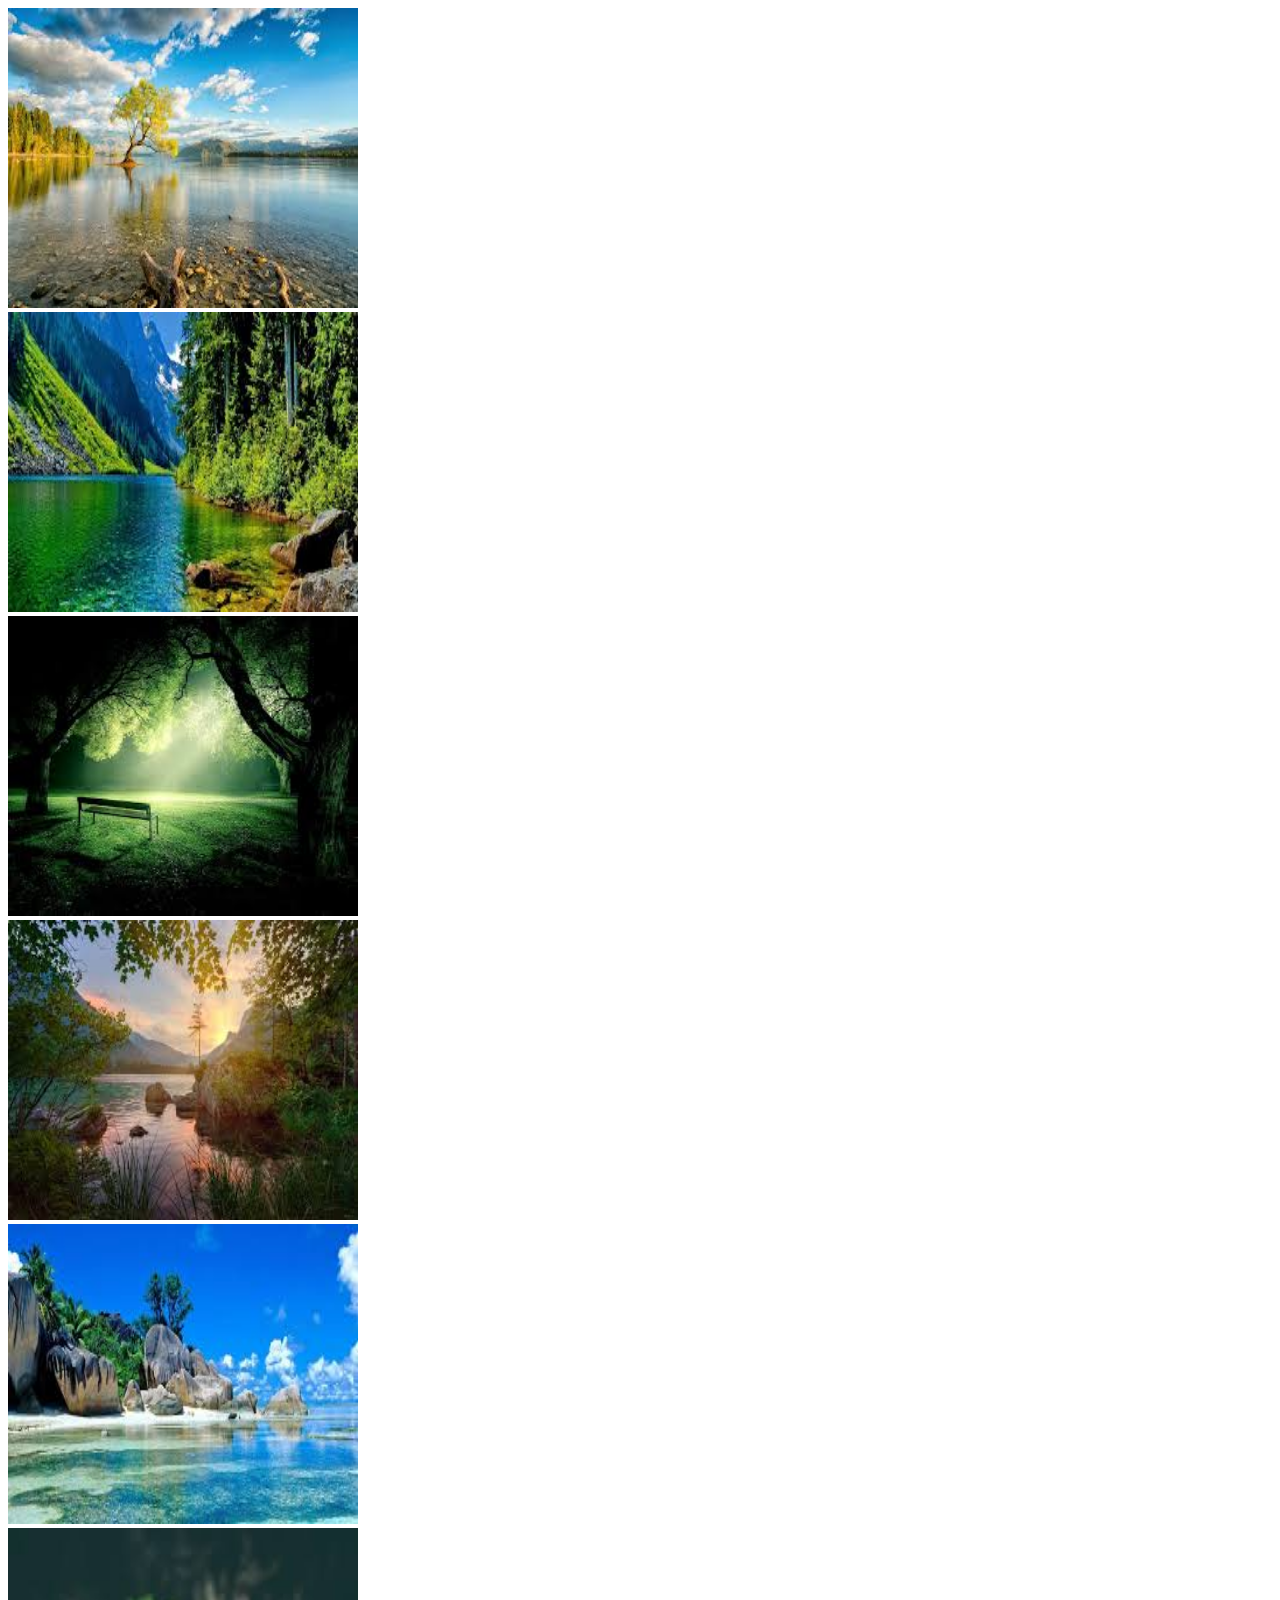
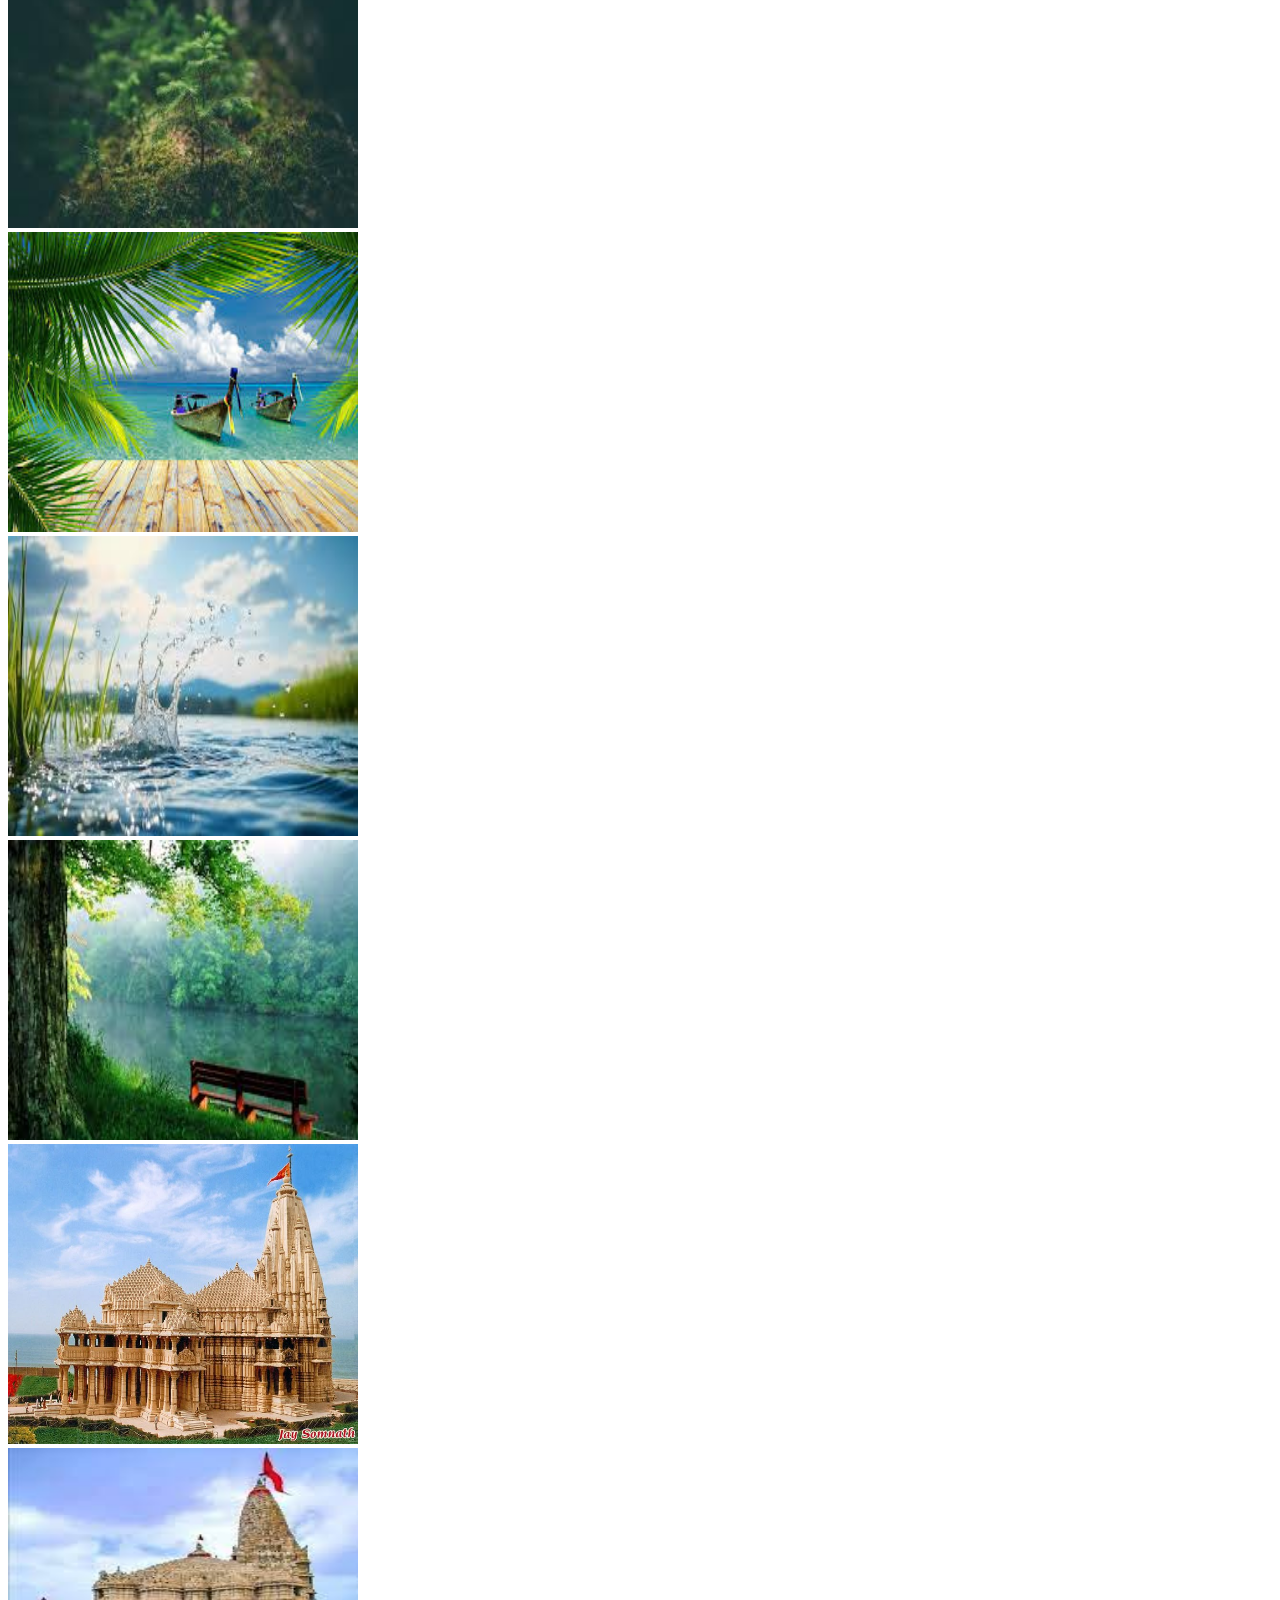
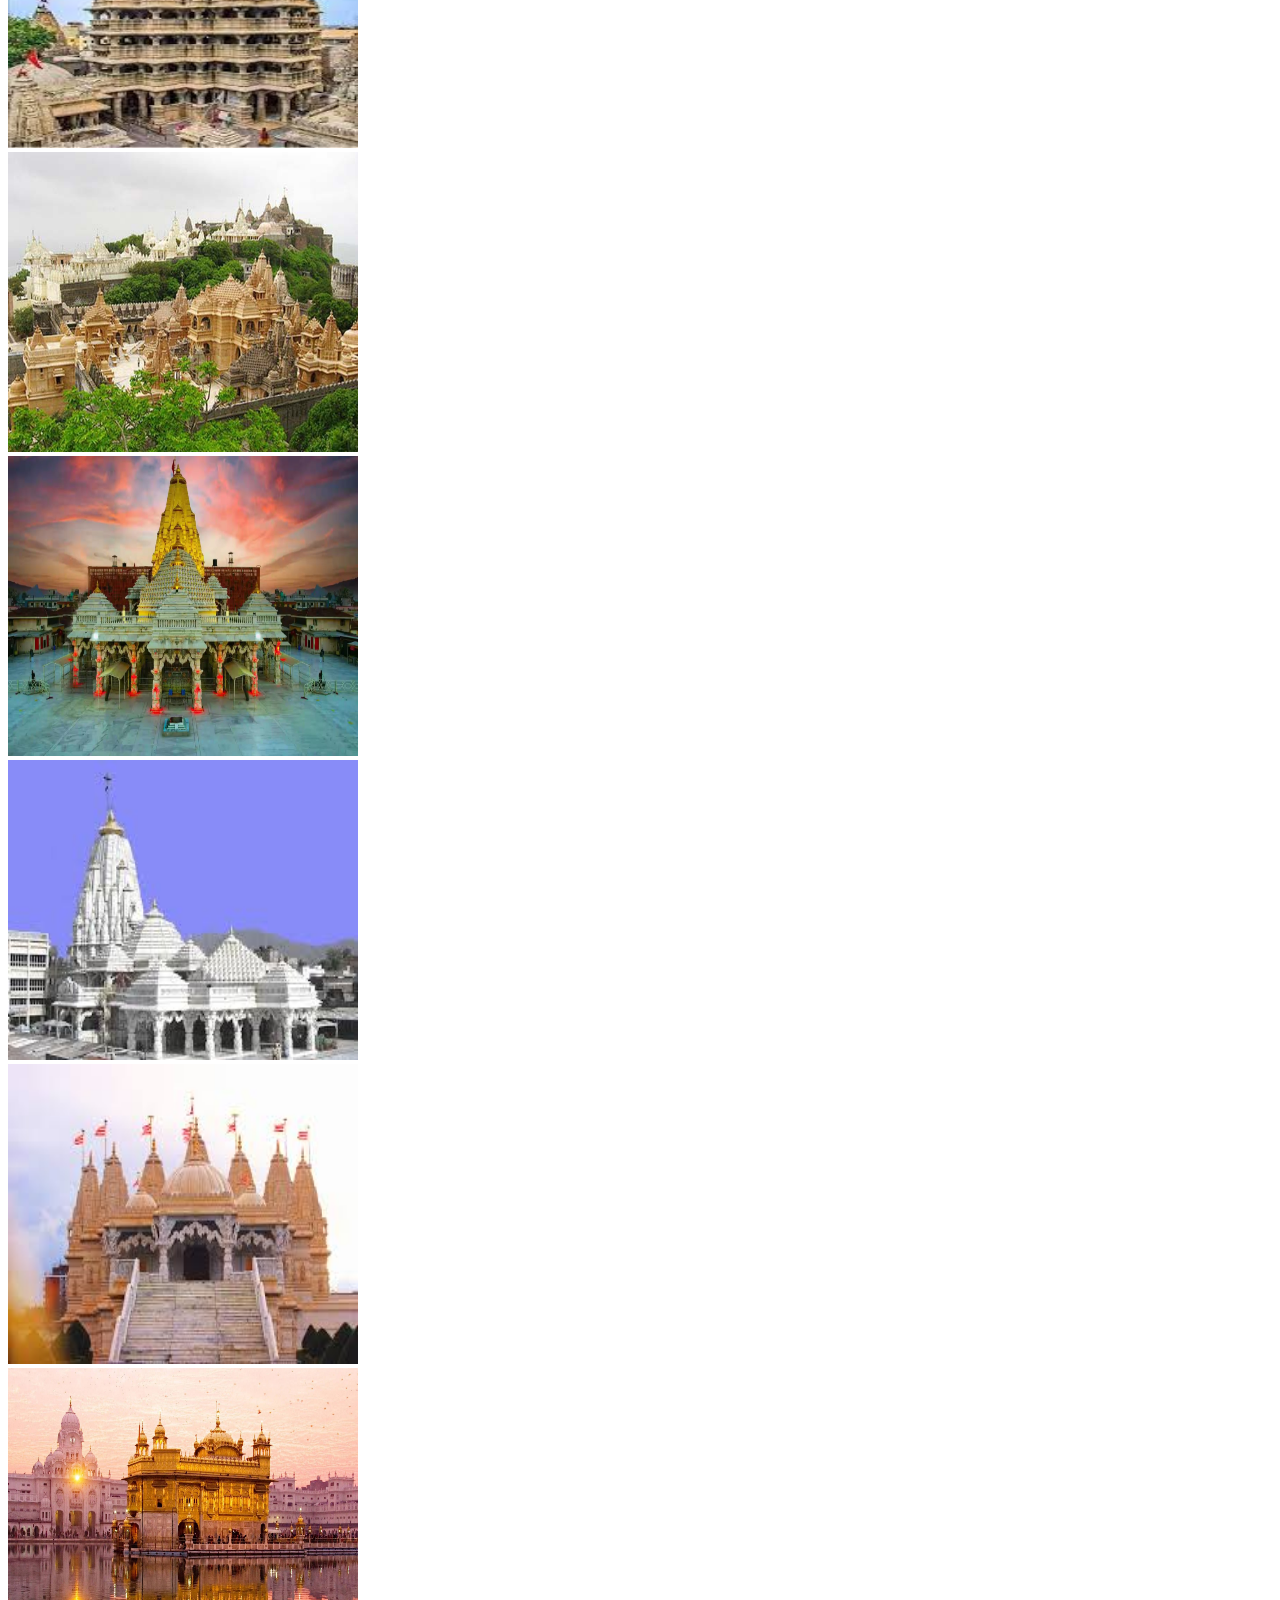
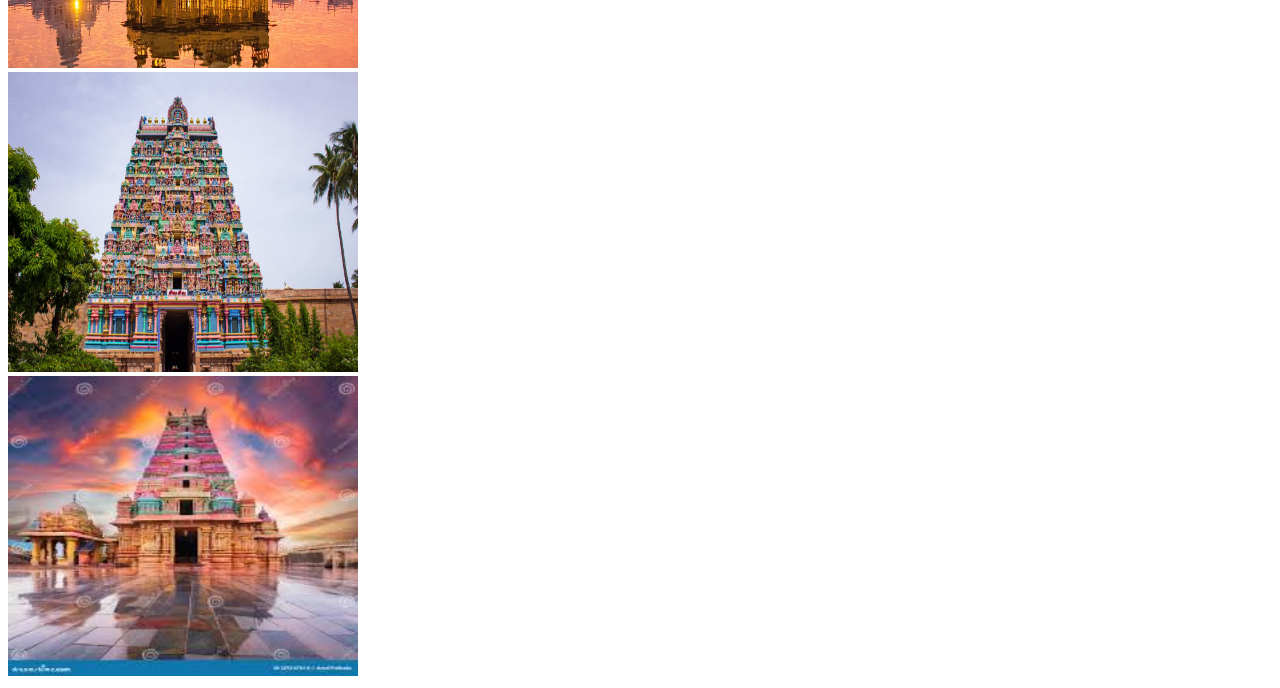
<file: 3 gallery/index.html>
<!doctype html>
<html lang="en">
  <head>
    <meta charset="utf-8">
    <meta name="viewport" content="width=device-width, initial-scale=1">
    <title>Gallery 1</title>
    <link href="https://cdn.jsdelivr.net/npm/bootstrap@5.3.8/dist/css/bootstrap.min.css" rel="stylesheet" integrity="sha384-sRIl4kxILFvY47J16cr9ZwB07vP4J8+LH7qKQnuqkuIAvNWLzeN8tE5YBujZqJLB" crossorigin="anonymous">
  </head>
  <body class="bg-secondary">

    <div class="container">
        <div class="row mt-5">
            <div class="col-md-4">
                <img src="img/images-1.jpg" alt="" width="350" height="300" class="rounded-2">
            </div>

            <div class="col-md-4">
                <img src="img/images-2.jpg" alt="" width="350" height="300" class="rounded-2">
            </div>

            <div class="col-md-4">
                <img src="img/images-3.jpg" alt="" width="350" height="300" class="rounded-2">
            </div>
            
        </div>



         <div class="row mt-5">
            <div class="col-md-4">
                <img src="img/images-4.jpg" alt="" width="350" height="300" class="rounded-2">
            </div>

            <div class="col-md-4">
                <img src="img/images-5.jpg" alt="" width="350" height="300" class="rounded-2">
            </div>

            <div class="col-md-4">
                <img src="img/images-6.jpg" alt="" width="350" height="300" class="rounded-2">
            </div>
            
        </div>



         <div class="row mt-5">
            <div class="col-md-4">
                <img src="img/images-7.jpg" alt="" width="350" height="300" class="rounded-2">
            </div>

            <div class="col-md-4">
                <img src="img/images-8.jpg" alt="" width="350" height="300" class="rounded-2">
            </div>

            <div class="col-md-4">
                <img src="img/images-9.jpg" alt="" width="350" height="300" class="rounded-2">
            </div>
            
        </div>

        <div class="row mt-5">
            <div class="col-md-4">
                <img src="img/temple-1.jpg" alt="" width="350" height="300" class="rounded-2">
            </div>

            <div class="col-md-4">
                <img src="img/temple-2.jpg" alt="" width="350" height="300" class="rounded-2">
            </div>

            <div class="col-md-4">
                <img src="img/temple-3.jpg" alt="" width="350" height="300" class="rounded-2">
            </div>
            
        </div>


        <div class="row mt-5">
            <div class="col-md-4">
                <img src="img/temple-4.jpg" alt="" width="350" height="300" class="rounded-2">
            </div>

            <div class="col-md-4">
                <img src="img/temple-5.jpg" alt="" width="350" height="300" class="rounded-2">
            </div>

            <div class="col-md-4">
                <img src="img/temple-6.jpg" alt="" width="350" height="300" class="rounded-2">
            </div>
            
        </div>


        <div class="row mt-5">
            <div class="col-md-4">
                <img src="img/temple-7.jpg" alt="" width="350" height="300" class="rounded-2">
            </div>

            <div class="col-md-4">
                <img src="img/temple-8.jpg" alt="" width="350" height="300" class="rounded-2">
            </div>

            <div class="col-md-4">
                <img src="img/temple-9.jpg" alt="" width="350" height="300" class="rounded-2">
            </div>
            
        </div>


    </div>

    <script src="https://cdn.jsdelivr.net/npm/bootstrap@5.3.8/dist/js/bootstrap.bundle.min.js" integrity="sha384-FKyoEForCGlyvwx9Hj09JcYn3nv7wiPVlz7YYwJrWVcXK/BmnVDxM+D2scQbITxI" crossorigin="anonymous"></script>
  </body>
</html>
</file>
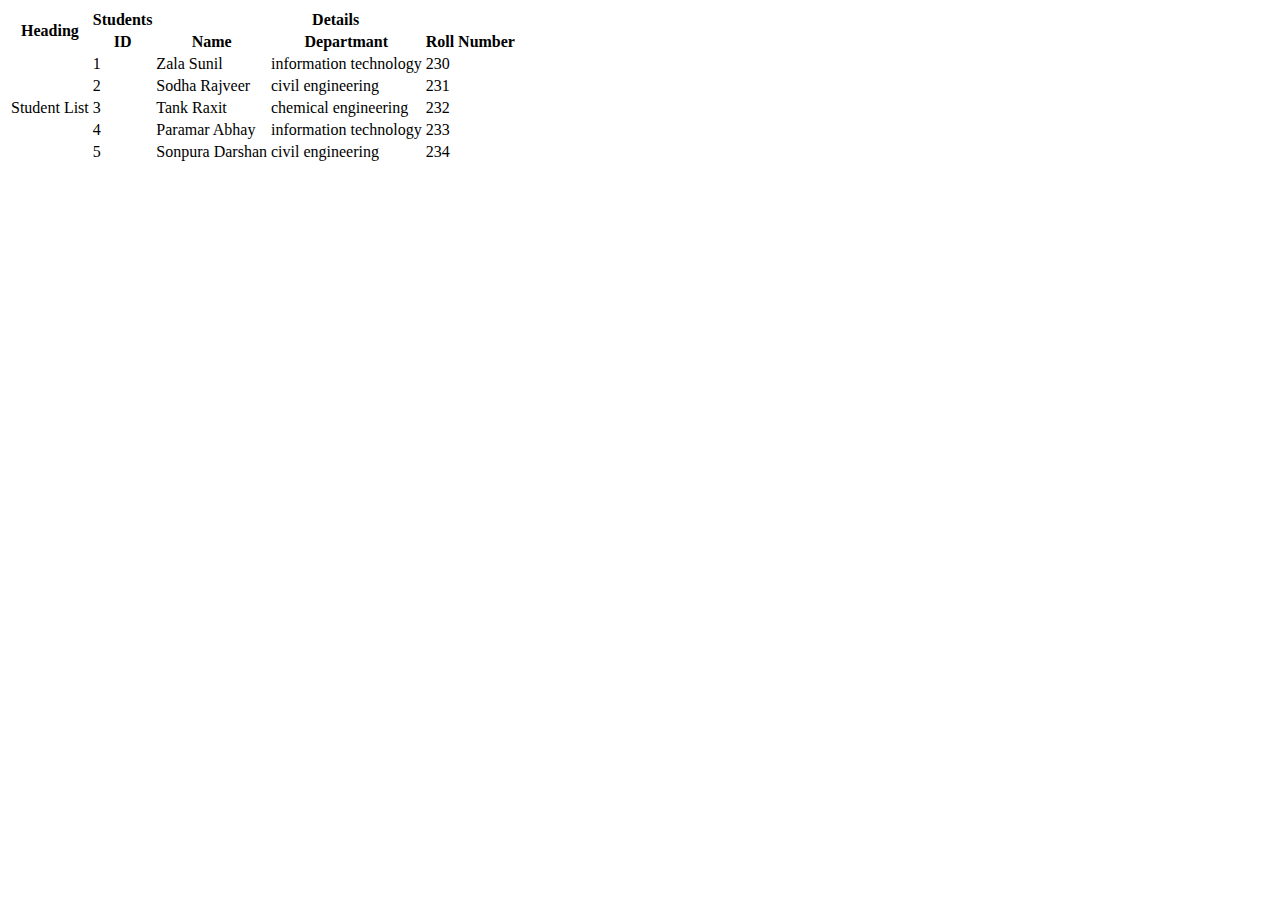
<file: 4 tabel/index.html>
<!doctype html>
<html lang="en">
  <head>
    <meta charset="utf-8">
    <meta name="viewport" content="width=device-width, initial-scale=1">
    <title>Bootstrap demo</title>
    <link href="https://cdn.jsdelivr.net/npm/bootstrap@5.3.8/dist/css/bootstrap.min.css" rel="stylesheet" integrity="sha384-sRIl4kxILFvY47J16cr9ZwB07vP4J8+LH7qKQnuqkuIAvNWLzeN8tE5YBujZqJLB" crossorigin="anonymous">
  </head>
  <body>
   <div class="container mt-5">
    <div class="row">
        <div class="col">
            <div class="table-responsive">
            <table class="table table-bordered table-dark table-hover table-striped" >

            <thead>
                <tr>
                    <th rowspan="2">Heading</th>
                    <th>Students</th>
                    <th colspan="3">Details</th>
                </tr>
                <tr >
                    <th>ID</th>
                    <th>Name</th>
                    <th>Departmant</th>
                    <th>Roll Number</th>
                </tr>
            </thead>

            <tbody>
                <tr class="table-primary">
                    <td rowspan="5">Student List</td>
                    <td>1</td>
                    <td>Zala Sunil</td>
                    <td>information technology</td>
                    <td>230</td>
                </tr>

                <tr class="table-success">
                
                    <td>2</td>
                    <td>Sodha Rajveer</td>
                    <td>civil engineering</td>
                    <td>231</td>
                </tr>

                <tr class="table-secondary">
                 
                    <td>3</td>
                    <td>Tank Raxit</td>
                    <td>chemical engineering</td>
                    <td>232</td>
                </tr>

                <tr class="table-danger">
                   
                    <td>4</td>
                    <td>Paramar Abhay</td>
                    <td>information technology</td>
                    <td>233</td>
                </tr>

                <tr class="table-warning">
                    
                    <td>5</td>
                    <td>Sonpura Darshan</td>
                    <td>civil engineering</td>
                    <td>234</td>
                </tr>
            </tbody>
            </table>
        </div>
        </div>
    </div>
   </div>


    <script src="https://cdn.jsdelivr.net/npm/bootstrap@5.3.8/dist/js/bootstrap.bundle.min.js" integrity="sha384-FKyoEForCGlyvwx9Hj09JcYn3nv7wiPVlz7YYwJrWVcXK/BmnVDxM+D2scQbITxI" crossorigin="anonymous"></script>
  </body>
</html>
</file>
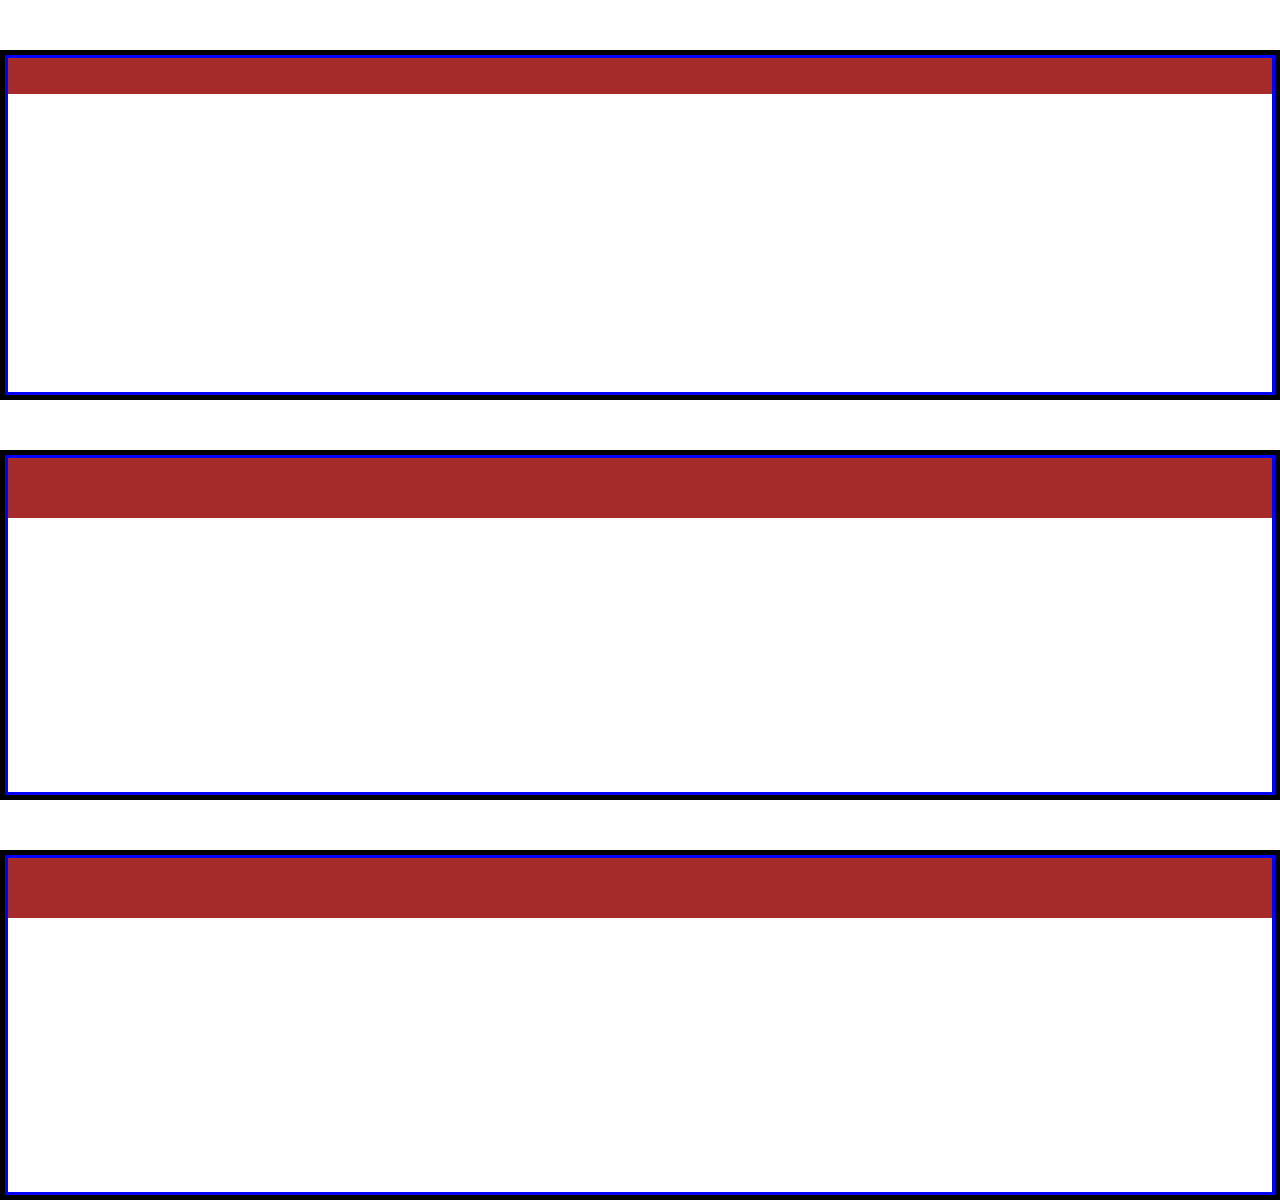
<file: columns/index.html>
<!doctype html>
<html lang="en">

<head>
  <meta charset="utf-8">
  <meta name="viewport" content="width=device-width, initial-scale=1">
  <title>Bootstrap columns
  </title>
  <link rel="stylesheet" href="style.css">

  <link href="https://cdn.jsdelivr.net/npm/bootstrap@5.3.8/dist/css/bootstrap.min.css" rel="stylesheet"
    integrity="sha384-sRIl4kxILFvY47J16cr9ZwB07vP4J8+LH7qKQnuqkuIAvNWLzeN8tE5YBujZqJLB" crossorigin="anonymous">

  <!-- <link rel="stylesheet" href="css/bootstrap.css"> -->
</head>

<body>
  <div class="container">
    <div class="row">
      <div class="col"></div>
      <div class="col"></div>
      <div class="w-100"></div>
      <div class="col"></div>
      <div class="col"></div>
      <div class="col"></div>
      <div class="w-100"></div>
      <div class="col"></div>
      <div class="col"></div>
      <div class="col"></div>
      <div class="col"></div>
    </div>
  </div>


  <div class="container">
    <div class="row">
      <div class="col"></div>
      <div class="col"></div>
      <div class="col"></div>
      <div class="col"></div>
      <div class="col"></div>
      <div class="col"></div>
      <div class="w-100"></div>
      <div class="col"></div>
      <div class="col"></div>
      <div class="col"></div>
      <div class="col"></div>
      <div class="col"></div>
      <div class="w-100"></div>
      <div class="col"></div>
      <div class="col"></div>
      <div class="col"></div>
      <div class="col"></div>
    </div>
  </div>


  <div class="container">
    <div class="row">
      <div class="col"></div>
      <div class="col"></div>
      <div class="col"></div>
      <div class="col"></div>
      <div class="col"></div>
      <div class="col"></div>
      <div class="w-100"></div>
      <div class="col"></div>
      <div class="col"></div>
      <div class="col"></div>
      <div class="w-100"></div>
      <div class="col"></div>
      <div class="col"></div>
      <div class="col"></div>
      <div class="col"></div>
      <div class="w-100"></div>
      <div class="col"></div>
      <div class="col"></div>
    </div>
  </div>



  <script src="https://cdn.jsdelivr.net/npm/bootstrap@5.3.8/dist/js/bootstrap.bundle.min.js"
    integrity="sha384-FKyoEForCGlyvwx9Hj09JcYn3nv7wiPVlz7YYwJrWVcXK/BmnVDxM+D2scQbITxI"
    crossorigin="anonymous"></script>
</body>

</html>
</file>
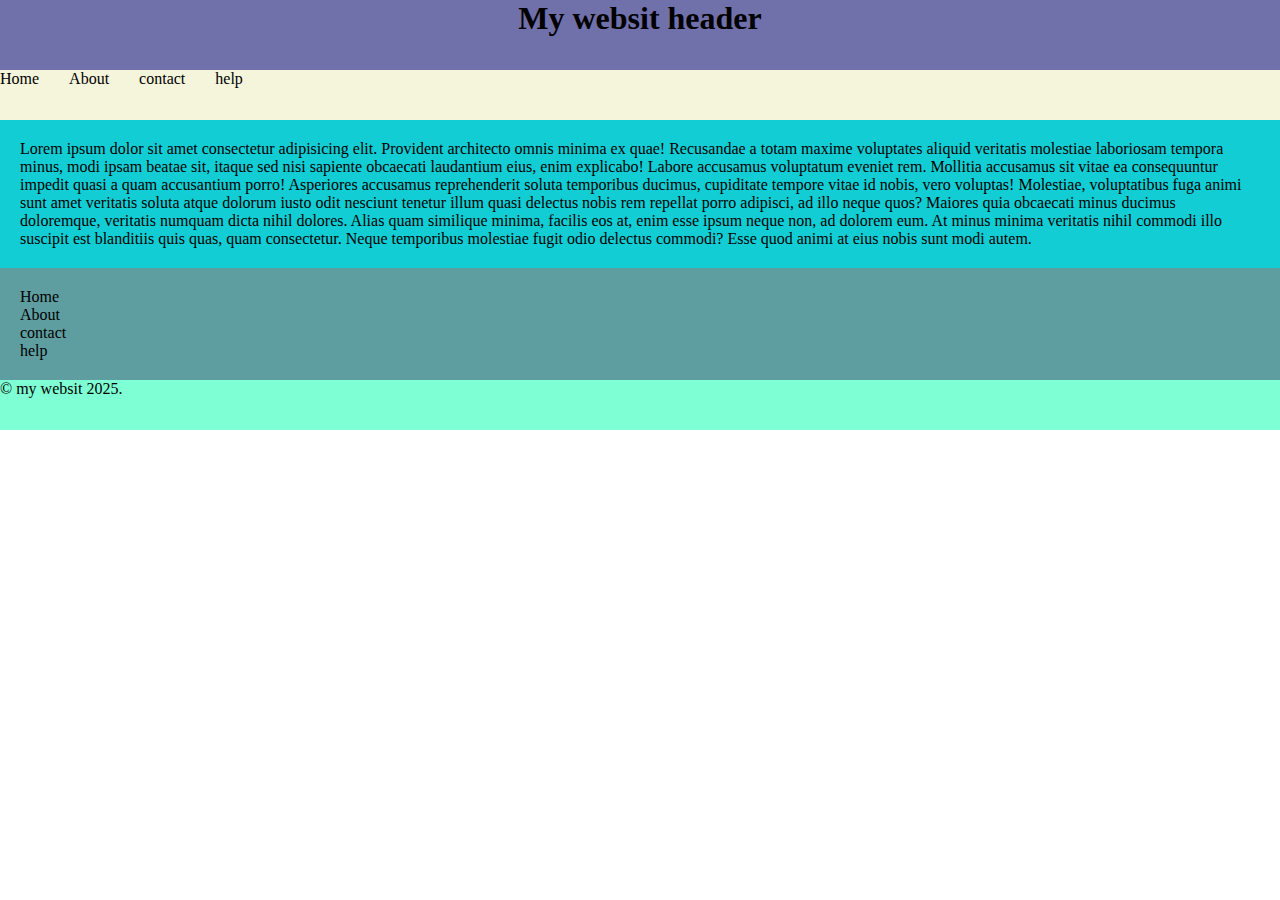
<file: layout 1/index.html>
<!doctype html>
<html lang="en">

<head>
    <meta charset="utf-8">
    <meta name="viewport" content="width=device-width, initial-scale=1">
    <title>Bootstrap layout</title>
    <link href="https://cdn.jsdelivr.net/npm/bootstrap@5.3.8/dist/css/bootstrap.min.css" rel="stylesheet"
        integrity="sha384-sRIl4kxILFvY47J16cr9ZwB07vP4J8+LH7qKQnuqkuIAvNWLzeN8tE5YBujZqJLB" crossorigin="anonymous">
    <link rel="stylesheet" href="style.css">
</head>

<body>

    <div class="container-fluid">
        <div class="row">
            <div class="col" id="header"><h1>My websit header</h1></div>
        </div>

        <div class="row">
            <div class="col" id="nav">
                 <ul>
                    <li>Home</li>
                    <li>About</li>
                    <li>contact</li>
                    <li>help</li>
                </ul>
            </div>
        </div>

        <div class="row">
            <div class="col-md-10" id="main"><p>Lorem ipsum dolor sit amet consectetur adipisicing elit. Provident architecto omnis
                minima ex quae! Recusandae a totam maxime voluptates aliquid veritatis molestiae laboriosam tempora
                minus, modi ipsam beatae sit, itaque sed nisi sapiente obcaecati laudantium eius, enim explicabo! Labore
                accusamus voluptatum eveniet rem. Mollitia accusamus sit vitae ea consequuntur impedit quasi a quam
                accusantium porro! Asperiores accusamus reprehenderit soluta temporibus ducimus, cupiditate tempore
                vitae id nobis, vero voluptas! Molestiae, voluptatibus fuga animi sunt amet veritatis soluta atque
                dolorum iusto odit nesciunt tenetur illum quasi delectus nobis rem repellat porro adipisci, ad illo
                neque quos? Maiores quia obcaecati minus ducimus doloremque, veritatis numquam dicta nihil dolores.
                Alias quam similique minima, facilis eos at, enim esse ipsum neque non, ad dolorem eum. At minus minima
                veritatis nihil commodi illo suscipit est blanditiis quis quas, quam consectetur. Neque temporibus
                molestiae fugit odio delectus commodi? Esse quod animi at eius nobis sunt modi autem.</p></div>
            <div class="col-md-2" id="menu">
                <ul>
                    <li>Home</li>
                    <li>About</li>
                    <li>contact</li>
                    <li>help</li>
                </ul>
            </div>
        </div>
        <div class="row">
            <div class="col" id="ftr"><p>&copy my websit 2025.</p></div>
        </div>
    </div>


    <script src="https://cdn.jsdelivr.net/npm/bootstrap@5.3.8/dist/js/bootstrap.bundle.min.js"
        integrity="sha384-FKyoEForCGlyvwx9Hj09JcYn3nv7wiPVlz7YYwJrWVcXK/BmnVDxM+D2scQbITxI"
        crossorigin="anonymous"></script>
</body>

</html>
</file>
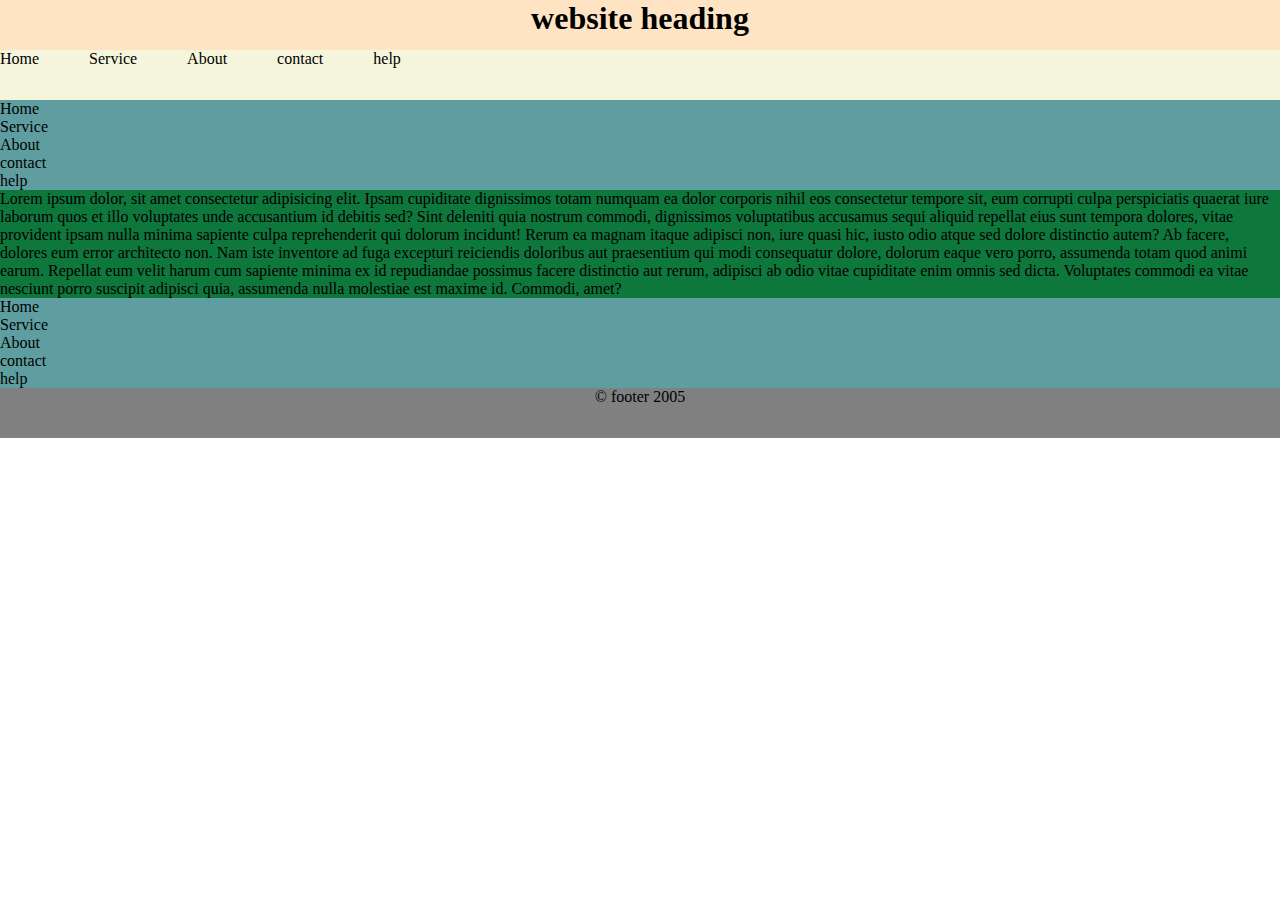
<file: layout 2/index.html>
<!doctype html>
<html lang="en">

<head>
    <meta charset="utf-8">
    <meta name="viewport" content="width=device-width, initial-scale=1">
    <title>Bootstrap layout</title>
    <link rel="stylesheet" href="style.css">
    <link href="https://cdn.jsdelivr.net/npm/bootstrap@5.3.8/dist/css/bootstrap.min.css" rel="stylesheet"
        integrity="sha384-sRIl4kxILFvY47J16cr9ZwB07vP4J8+LH7qKQnuqkuIAvNWLzeN8tE5YBujZqJLB" crossorigin="anonymous">
</head>

<body>
    <div class="container">
        <div class="row">
            <div class="col" id="heading">
                <h1>website heading</h1>
            </div>
        </div>

        <div class="row">
            <div class="col" id="nav">
                <ul>
                    <li>Home</li>
                    <li>Service</li>
                    <li>About</li>
                    <li>contact</li>
                    <li>help</li>
                </ul>
            </div>
        </div>

        <div class="row">
            <div class="col-md-3">
                <ul>
                    <li>Home</li>
                    <li>Service</li>
                    <li>About</li>
                    <li>contact</li>
                    <li>help</li>
                </ul>
            </div>
            <div class="col-md-6">
                Lorem ipsum dolor, sit amet consectetur adipisicing elit. Ipsam cupiditate dignissimos totam numquam ea
                dolor corporis nihil eos consectetur tempore sit, eum corrupti culpa perspiciatis quaerat iure laborum
                quos et illo voluptates unde accusantium id debitis sed? Sint deleniti quia nostrum commodi, dignissimos
                voluptatibus accusamus sequi aliquid repellat eius sunt tempora dolores, vitae provident ipsam nulla
                minima sapiente culpa reprehenderit qui dolorum incidunt! Rerum ea magnam itaque adipisci non, iure
                quasi hic, iusto odio atque sed dolore distinctio autem? Ab facere, dolores eum error architecto non.
                Nam iste inventore ad fuga excepturi reiciendis doloribus aut praesentium qui modi consequatur dolore,
                dolorum eaque vero porro, assumenda totam quod animi earum. Repellat eum velit harum cum sapiente minima
                ex id repudiandae possimus facere distinctio aut rerum, adipisci ab odio vitae cupiditate enim omnis sed
                dicta. Voluptates commodi ea vitae nesciunt porro suscipit adipisci quia, assumenda nulla molestiae est
                maxime id. Commodi, amet?

            </div>
            <div class="col-md-3">
                <ul>
                    <li>Home</li>
                    <li>Service</li>
                    <li>About</li>
                    <li>contact</li>
                    <li>help</li>
                </ul>
            </div>
        </div>

        <div class="row">
            <div class="col" id="footer"><p>&copy footer 2005</p></div>
        </div>
    </div>
    <script src="https://cdn.jsdelivr.net/npm/bootstrap@5.3.8/dist/js/bootstrap.bundle.min.js"
        integrity="sha384-FKyoEForCGlyvwx9Hj09JcYn3nv7wiPVlz7YYwJrWVcXK/BmnVDxM+D2scQbITxI"
        crossorigin="anonymous"></script>
</body>

</html>
</file>
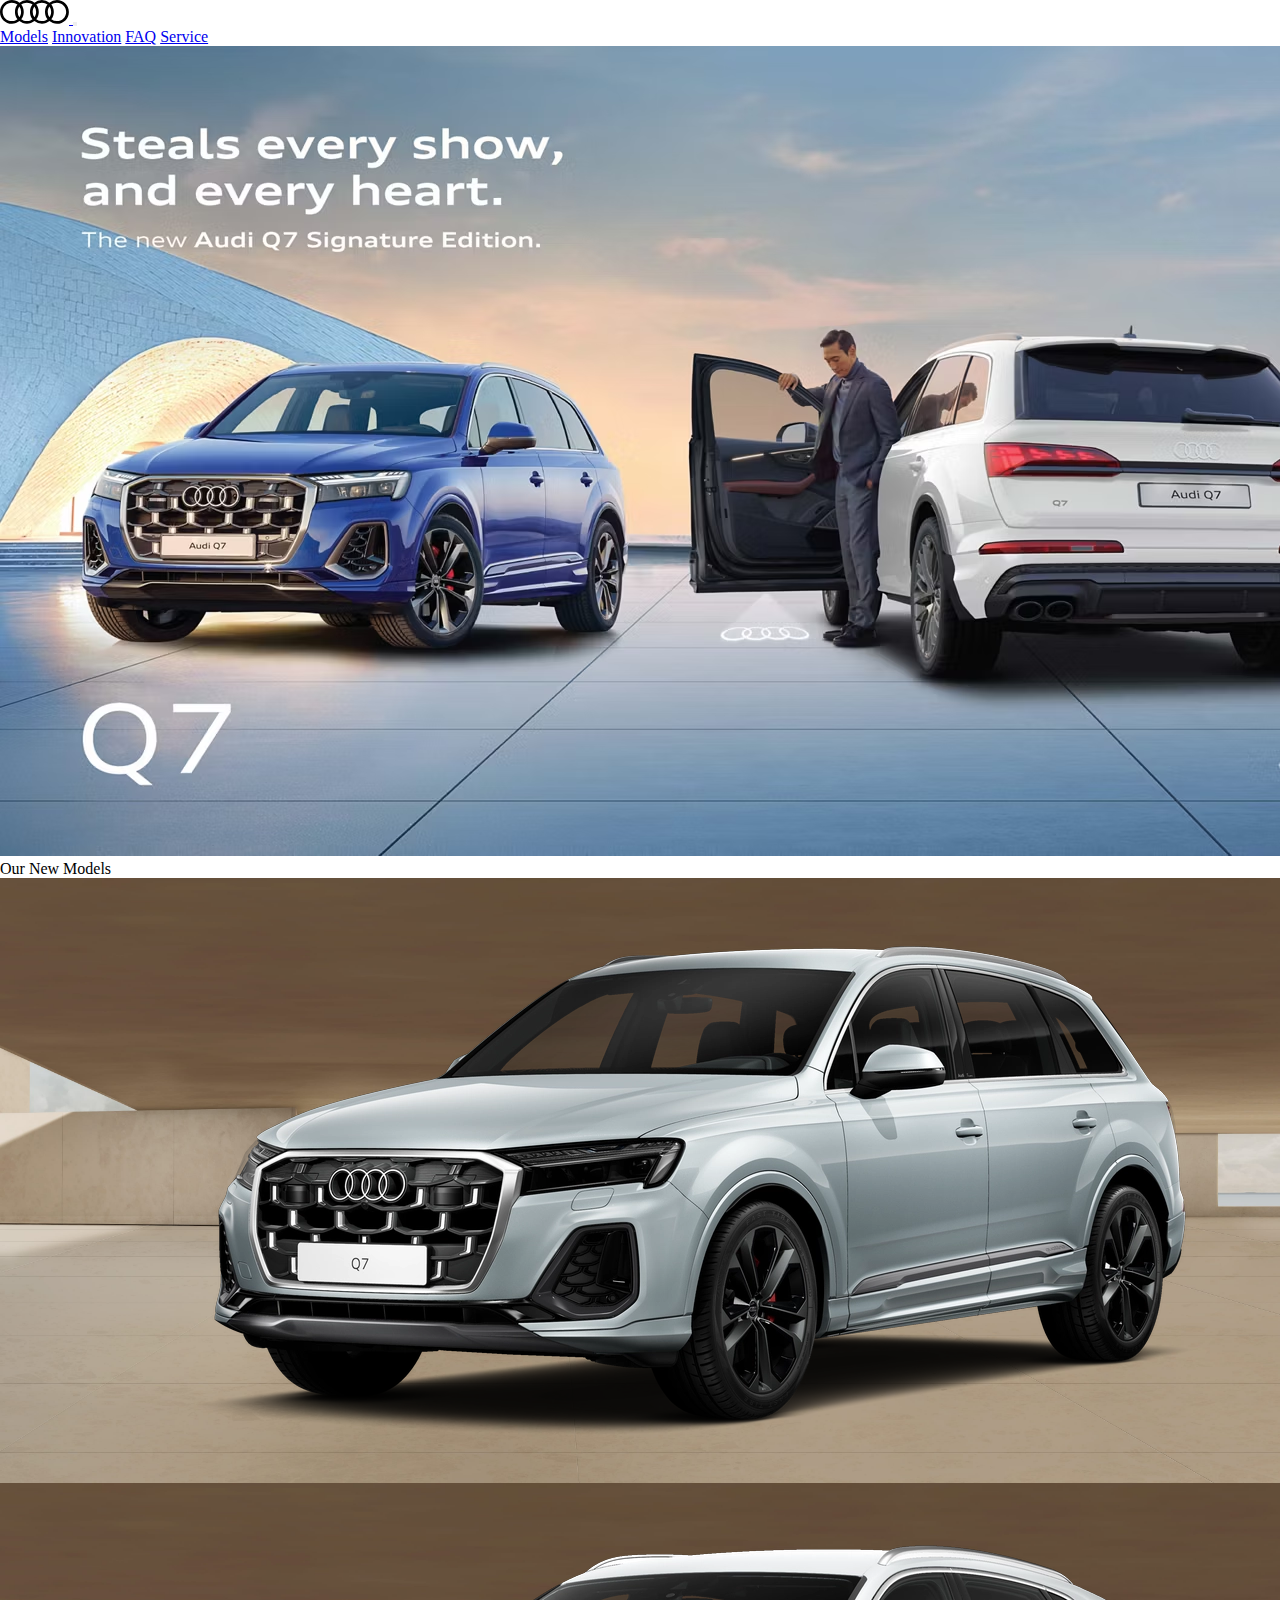
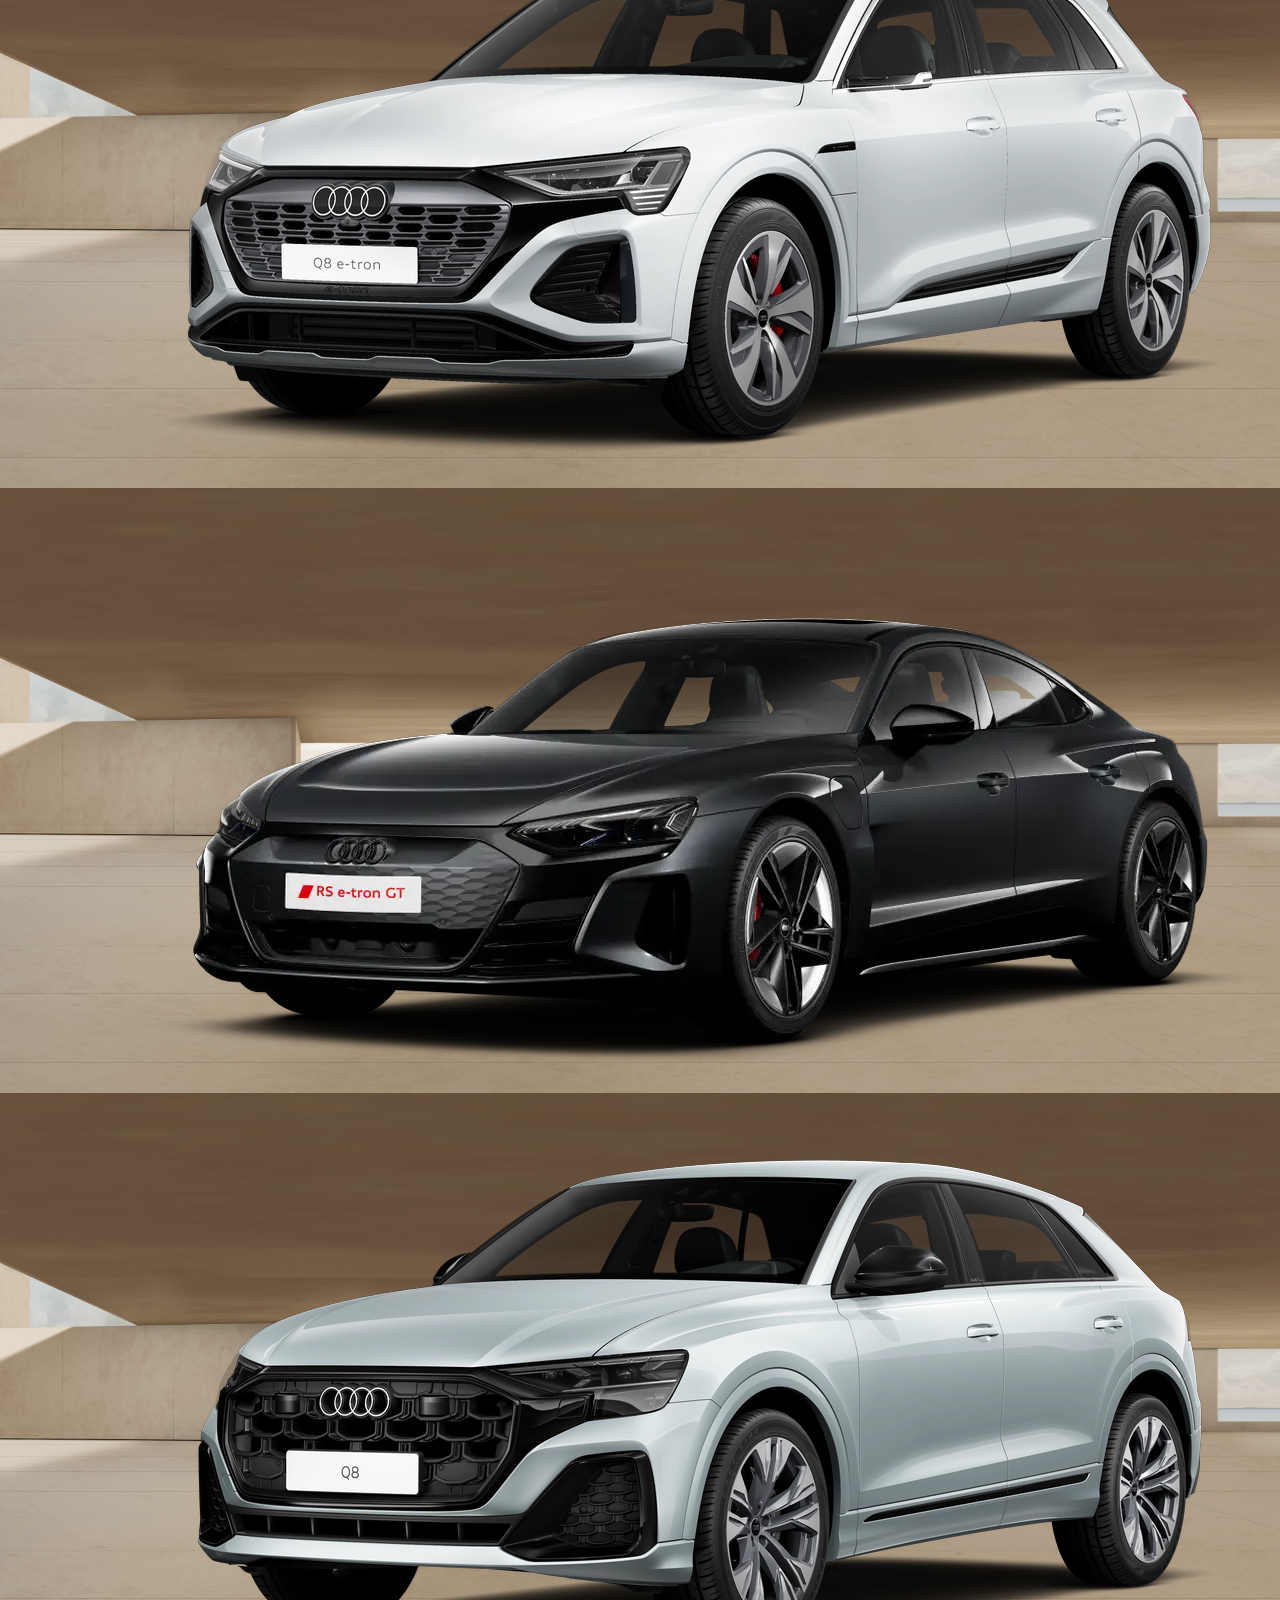
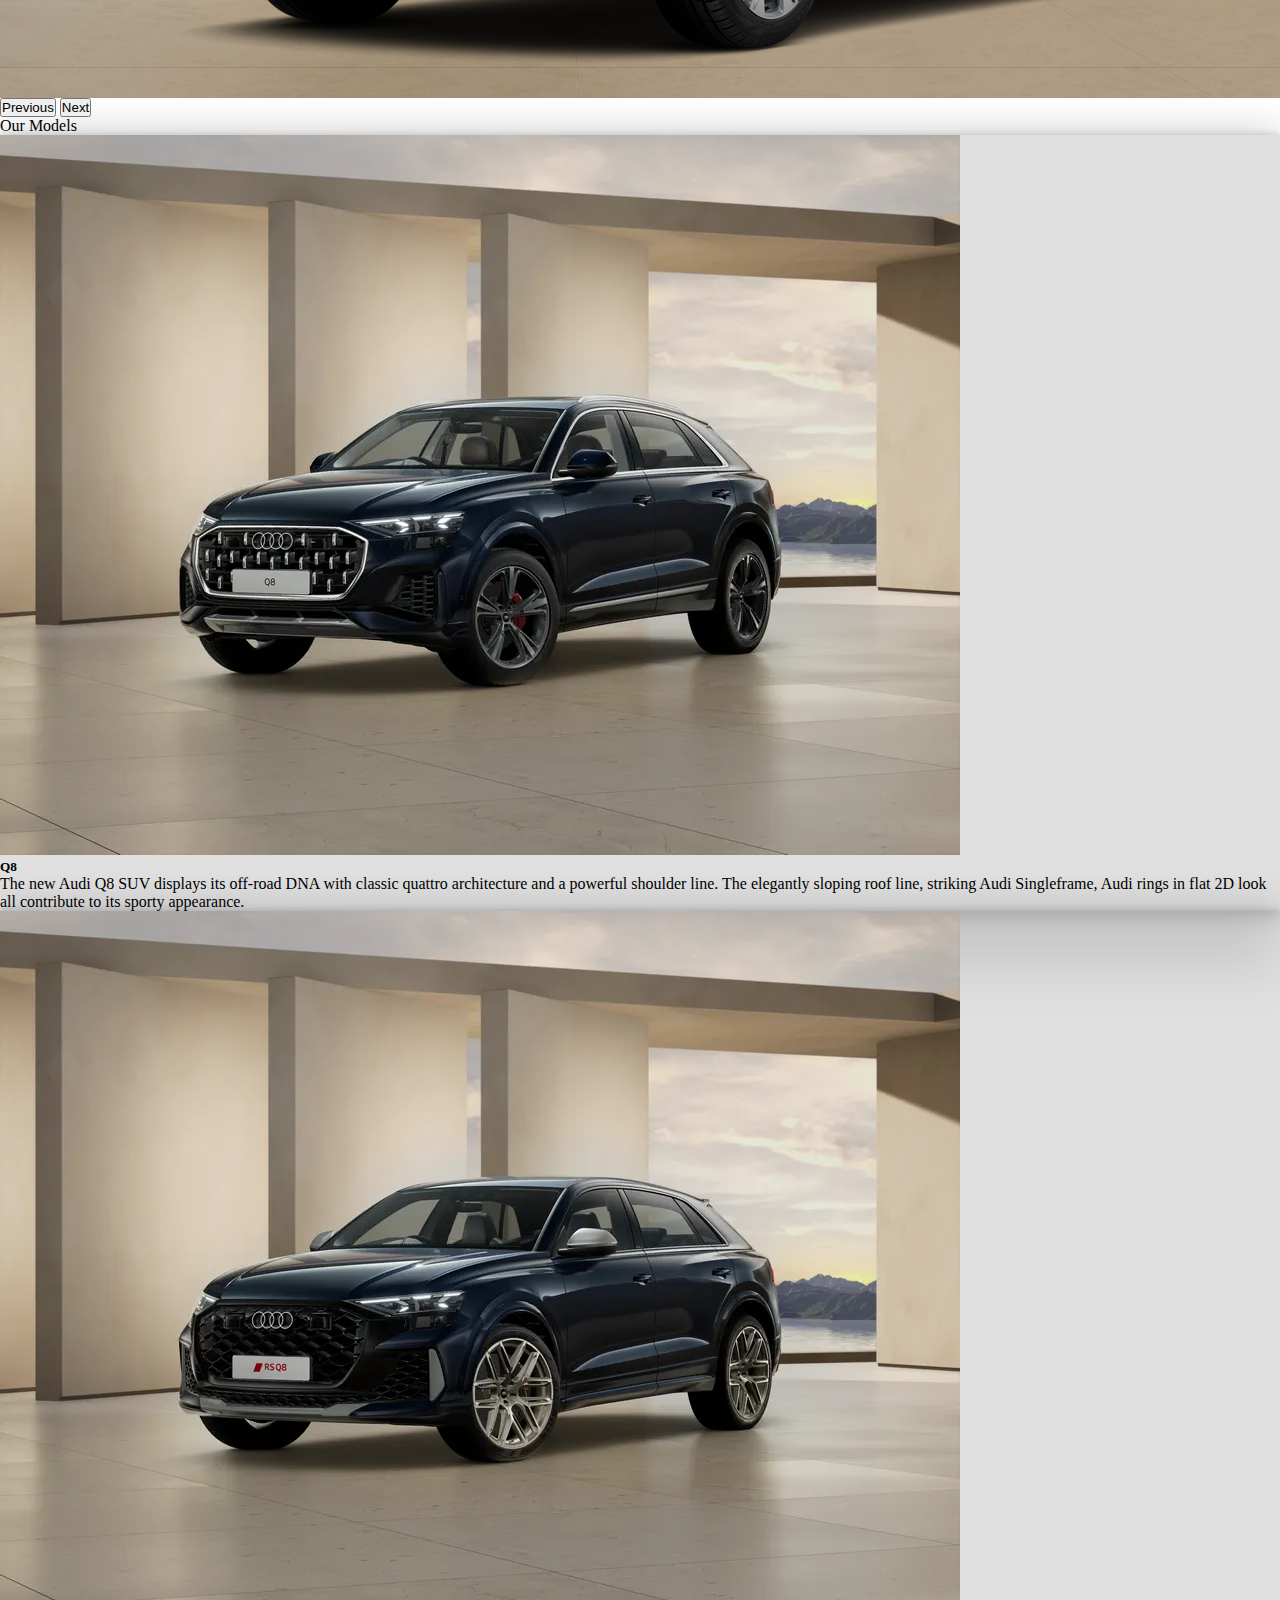
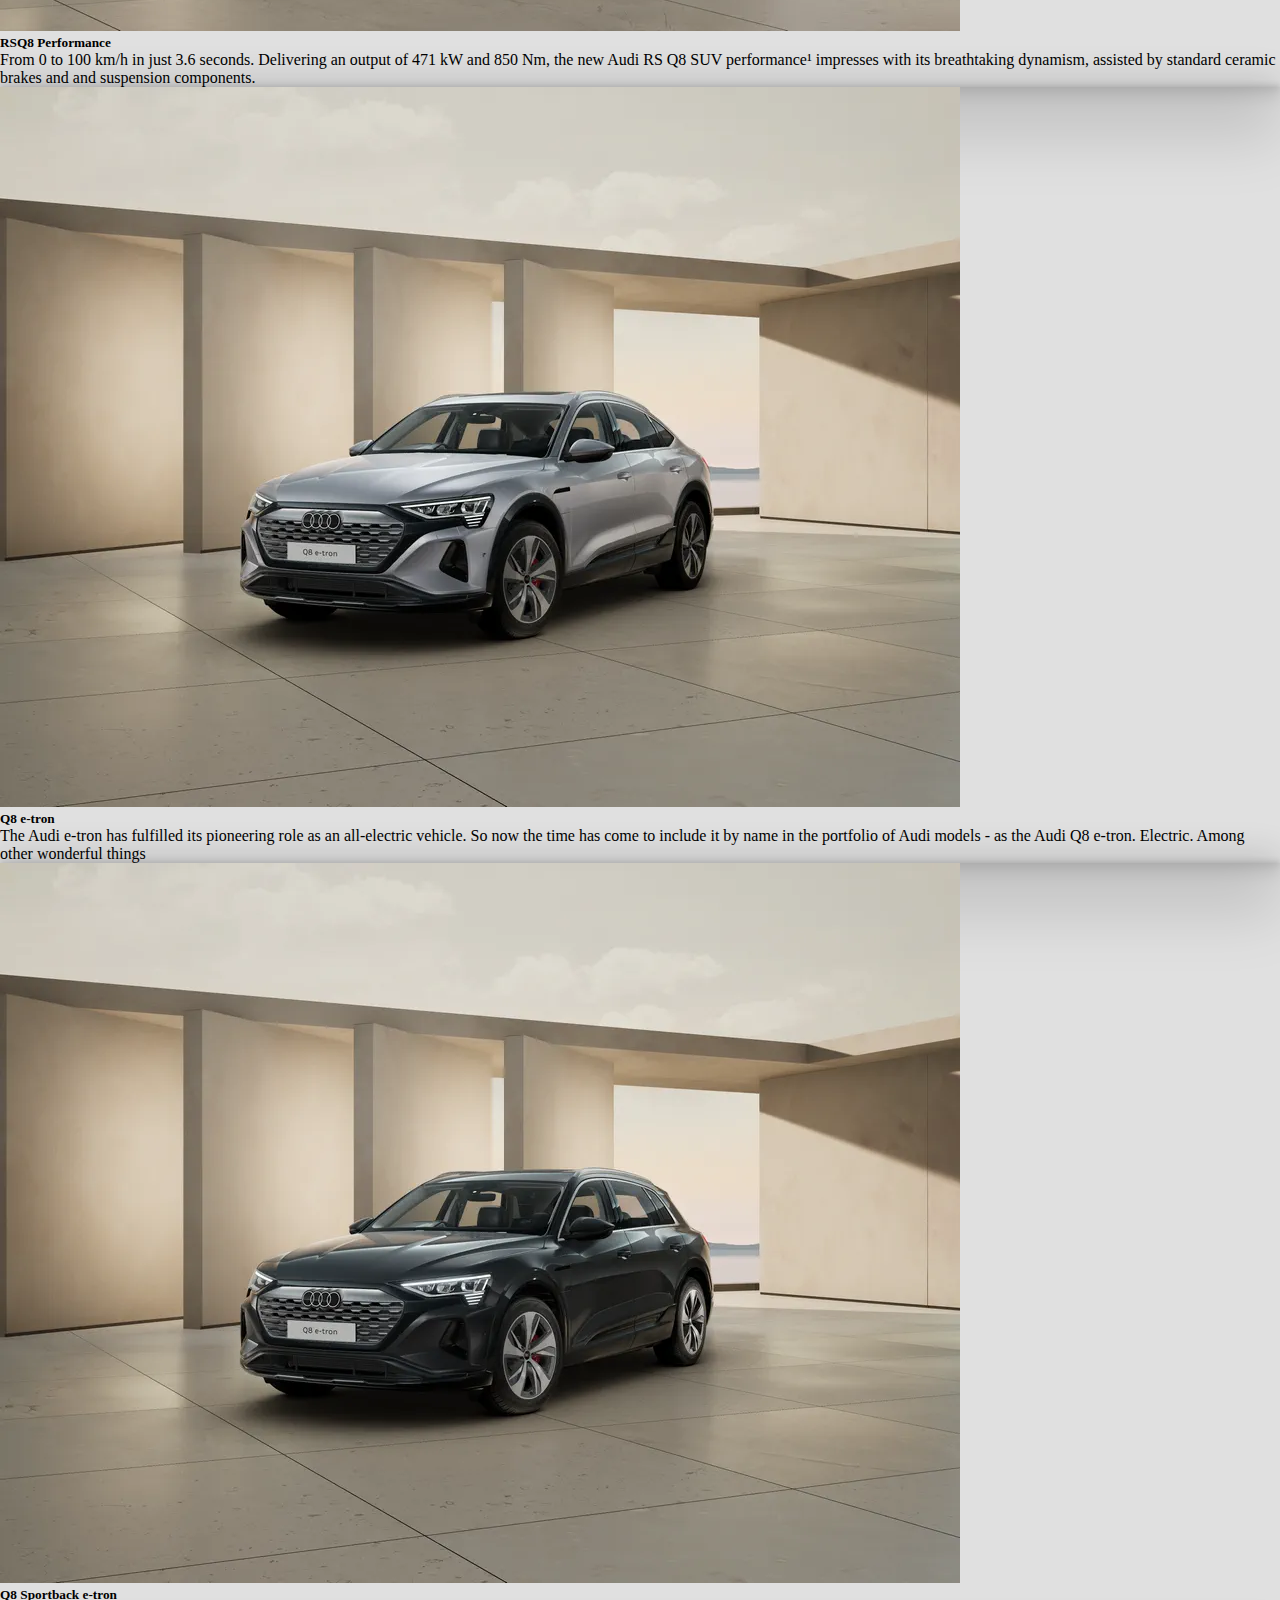
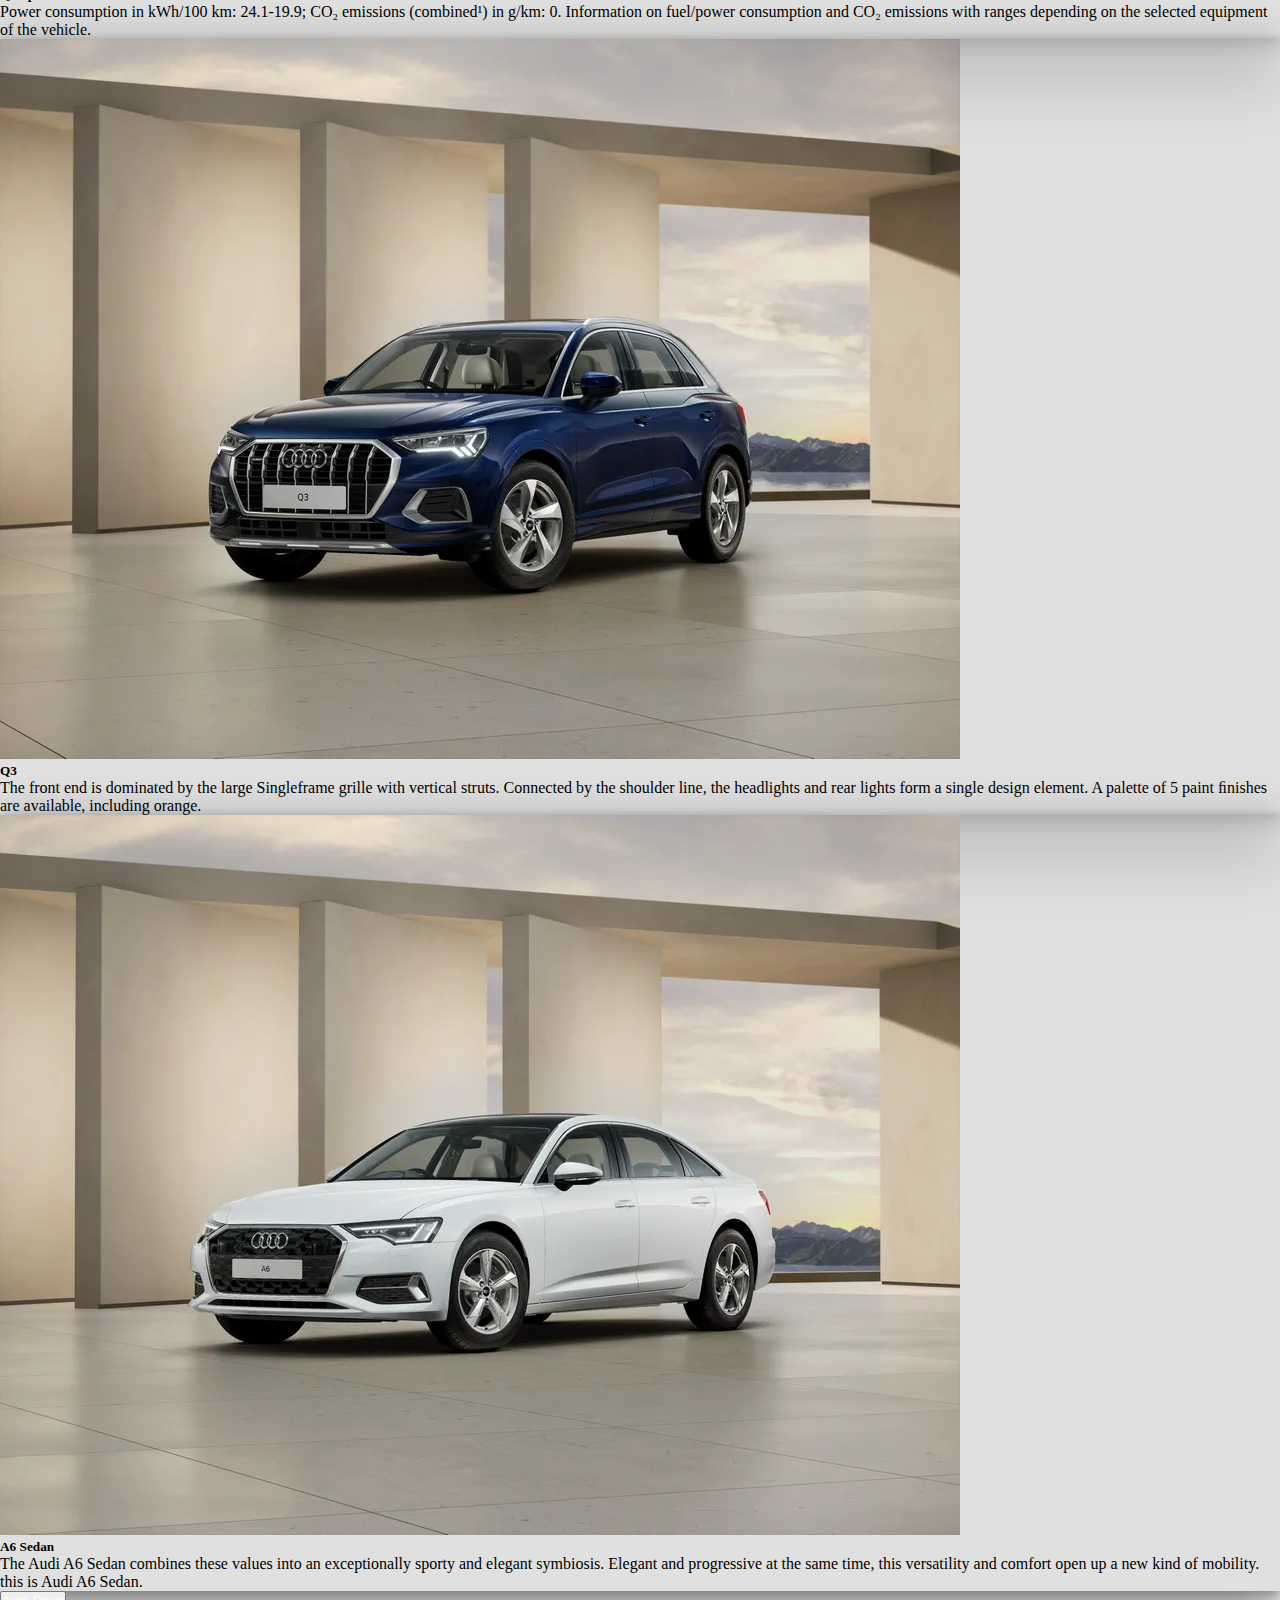
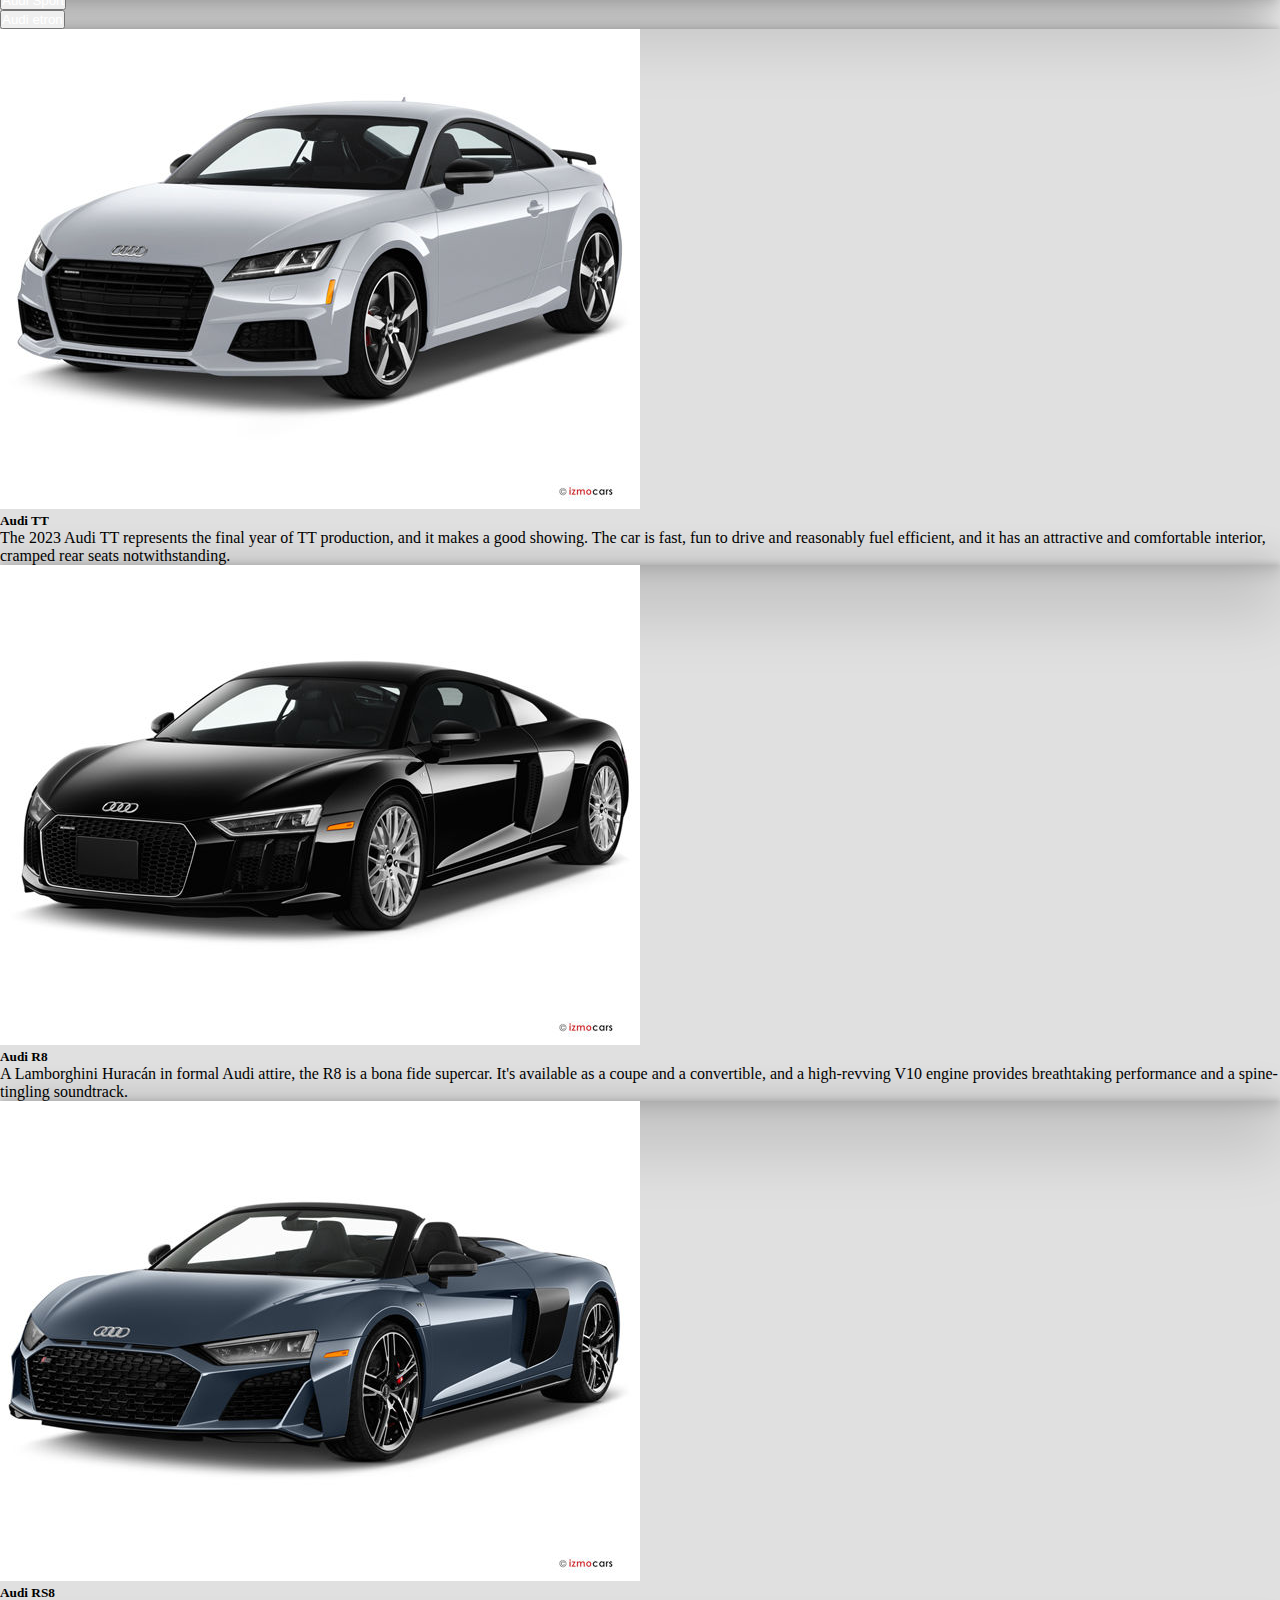
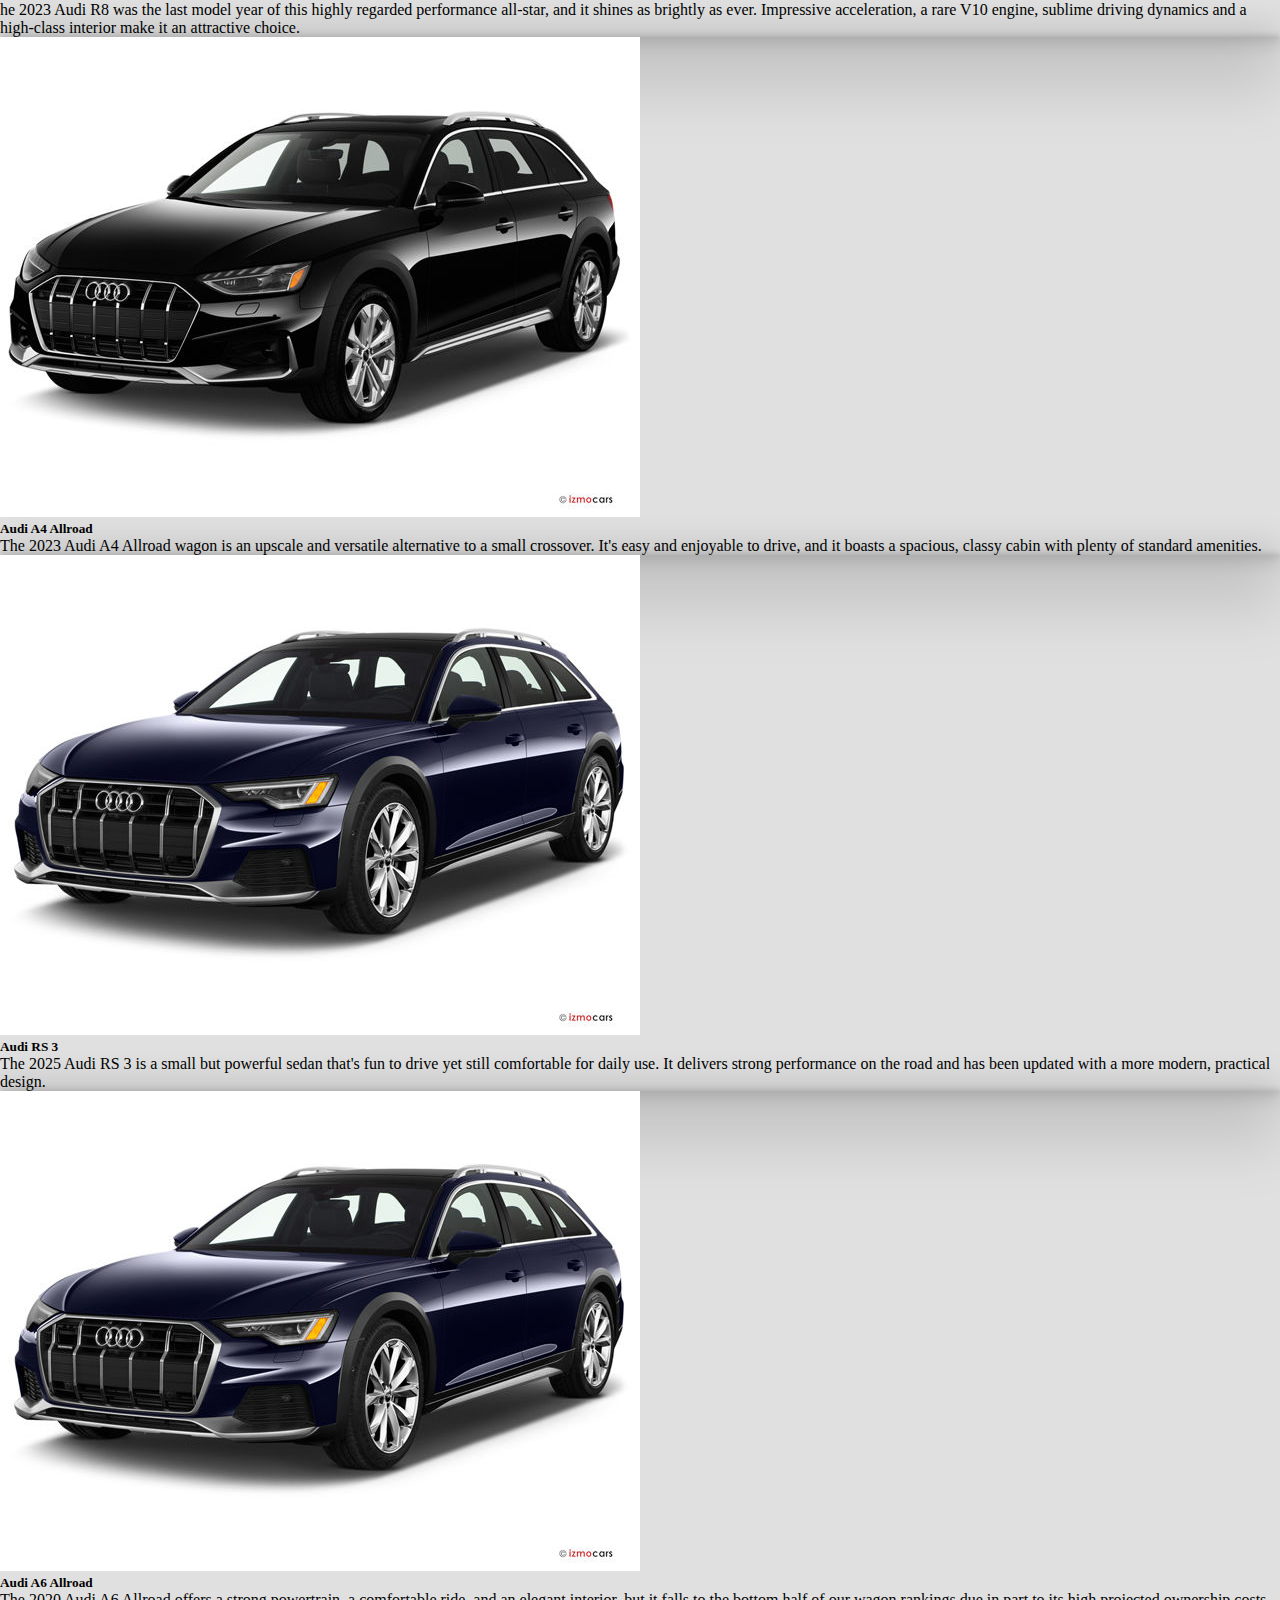
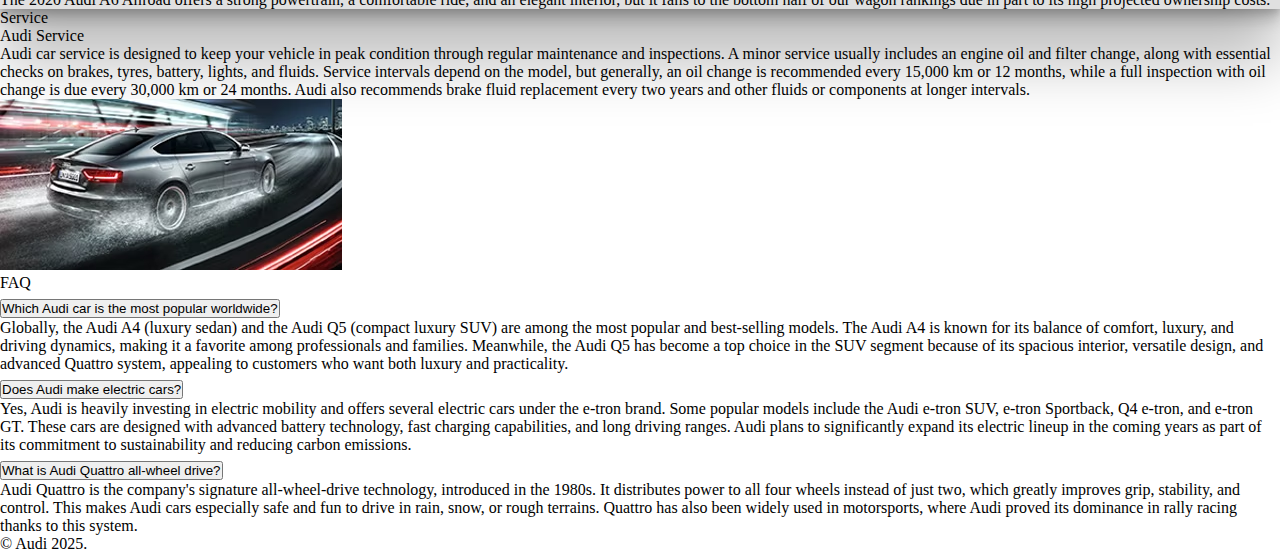
<file: project/Audi Car/index.html>
<!doctype html>
<html lang="en">

<head>
    <meta charset="utf-8">
    <meta name="viewport" content="width=device-width, initial-scale=1">
    <title>Audi Car</title>

    <link href="https://cdn.jsdelivr.net/npm/bootstrap@5.3.8/dist/css/bootstrap.min.css" rel="stylesheet"
        integrity="sha384-sRIl4kxILFvY47J16cr9ZwB07vP4J8+LH7qKQnuqkuIAvNWLzeN8tE5YBujZqJLB" crossorigin="anonymous">

    <link rel="stylesheet" href="style.css">
</head>

<body class="bg-secondary">


    <nav class="navbar navbar-expand-lg bg-secondary ">
        <div class="container-fluid">
            <a class="navbar-brand rounded mx-auto d-block " href="#">
                <svg height="24" width="69" xmlns="http://www.w3.org/2000/svg">
                    <path
                        d="M56.927 0a11.798 11.798 0 00-7.495 2.671A11.906 11.906 0 0041.9 0a11.719 11.719 0 00-7.494 2.671C32.347 1.006 29.745 0 26.91 0a11.798 11.798 0 00-7.494 2.671C17.358 1.006 14.756 0 11.92 0 5.32 0 0 5.303 0 11.884c0 6.58 5.32 11.884 11.921 11.884 2.835 0 5.475-1.007 7.495-2.671 2.058 1.664 4.66 2.67 7.494 2.67 2.835 0 5.475-1.006 7.495-2.67a11.906 11.906 0 007.533 2.67c2.874 0 5.475-1.006 7.533-2.67 2.058 1.664 4.66 2.67 7.495 2.67 6.601 0 11.921-5.302 11.921-11.883C68.848 5.342 63.528 0 56.927 0zm-7.495 17.226a9.126 9.126 0 01-1.708-5.342c0-1.974.621-3.832 1.708-5.342a9.126 9.126 0 011.709 5.342c0 2.013-.66 3.832-1.709 5.342zm-15.027 0a9.126 9.126 0 01-1.709-5.342c0-1.974.621-3.832 1.709-5.342a9.126 9.126 0 011.708 5.342c0 2.013-.66 3.832-1.708 5.342zm-15.028 0a9.126 9.126 0 01-1.709-5.342c0-1.974.622-3.832 1.709-5.342a9.126 9.126 0 011.708 5.342c0 2.013-.66 3.832-1.708 5.342zM2.602 11.884c0-5.071 4.116-9.213 9.242-9.213a9.22 9.22 0 015.63 1.897c-1.592 2.013-2.524 4.529-2.524 7.316 0 2.748.932 5.303 2.524 7.316-1.553 1.2-3.495 1.897-5.63 1.897-5.087 0-9.242-4.103-9.242-9.213zM21.24 19.2c1.592-2.013 2.524-4.529 2.524-7.316 0-2.749-.932-5.303-2.524-7.316 1.553-1.2 3.495-1.897 5.63-1.897 2.136 0 4.078.697 5.63 1.897-1.591 2.013-2.523 4.529-2.523 7.316 0 2.748.932 5.303 2.524 7.316-1.553 1.2-3.495 1.897-5.63 1.897-2.136 0-4.078-.697-5.631-1.897zm15.028 0c1.592-2.013 2.524-4.529 2.524-7.316 0-2.749-.932-5.303-2.524-7.316 1.553-1.2 3.494-1.897 5.63-1.897a9.22 9.22 0 015.63 1.897c-1.591 2.013-2.523 4.529-2.523 7.316 0 2.748.932 5.303 2.524 7.316-1.554 1.2-3.495 1.897-5.63 1.897a9.22 9.22 0 01-5.631-1.897zm20.658 1.897a9.22 9.22 0 01-5.63-1.897c1.591-2.013 2.523-4.529 2.523-7.316 0-2.749-.932-5.303-2.524-7.316 1.554-1.2 3.495-1.897 5.63-1.897 5.088 0 9.243 4.103 9.243 9.213 0 5.11-4.155 9.213-9.242 9.213z"
                        fill="#000" fill-rule="evenodd"></path>
                </svg>
            </a>
            <button class="navbar-toggler" type="button" data-bs-toggle="collapse" data-bs-target="#navbarNavAltMarkup"
                aria-controls="navbarNavAltMarkup" aria-expanded="false" aria-label="Toggle navigation">
                <span class="navbar-toggler-icon"></span>
            </button>
            <div class="collapse navbar-collapse" id="navbarNavAltMarkup">
                <div class="navbar-nav ms-auto h5">
                    <a class="nav-link active" aria-current="page" href="#Models">Models</a>
                    <a class="nav-link active" href="#Innovation">Innovation</a>
                    <a class="nav-link active" href="#FAQ">FAQ</a>
                    <a class="nav-link active" href="#Service">Service</a>
                </div>
            </div>
        </div>
    </nav>


    <main class="bg-secondary">
        <section>

            <img src="img/car 1.avif" class="img-fluid" alt="...">


            <div id="carouselExample" class="carousel slide">

                <div class="carousel-inner  my-5">
                    <div class="h1 text-center">Our New Models</div>
                    <div class="carousel-item active bg-secondary">
                        <img src="img/car2.webp" class="d-block w-100" alt="...">
                    </div>
                    <div class="carousel-item bg-secondary">
                        <img src="img/car3.webp" class="d-block w-100" alt="...">
                    </div>
                    <div class="carousel-item bg-secondary">
                        <img src="img/car4.webp" class="d-block w-100" alt="...">
                    </div>
                    <div class="carousel-item bg-secondary">
                        <img src="img/car5.webp" class="d-block w-100" alt="...">
                    </div>
                </div>
                <button class="carousel-control-prev" type="button" data-bs-target="#carouselExample"
                    data-bs-slide="prev">
                    <span class="carousel-control-prev-icon" aria-hidden="true"></span>
                    <span class="visually-hidden">Previous</span>
                </button>
                <button class="carousel-control-next" type="button" data-bs-target="#carouselExample"
                    data-bs-slide="next">
                    <span class="carousel-control-next-icon" aria-hidden="true"></span>
                    <span class="visually-hidden">Next</span>
                </button>
            </div>

        </section>

        <section id="Models">
            <div class="container">
                <div class="h1 text-center">Our Models</div>

                <div class="row ">
                    <div class="col-12 col-md-6 col-lg-4 mt-5">
                        <div class="card" style="width: 300;">
                            <img src="img/Q8 model.webp" class="card-img-top" alt="...">
                            <div class="card-body">
                                <h5 class="card-title">Q8</h5>
                                <p class="card-text">The new Audi Q8 SUV displays its off-road DNA with classic quattro
                                    architecture and a powerful shoulder line. The elegantly sloping roof line, striking
                                    Audi Singleframe, Audi rings in flat 2D look all contribute to its sporty
                                    appearance.</p>
                            </div>
                        </div>
                    </div>
                    <div class="col-12 col-md-6 col-lg-4 mt-5">
                        <div class="card" style="width: 300;">
                            <img src="img/RSQ8 Performance.webp" class="card-img-top" alt="...">
                            <div class="card-body">
                                <h5 class="card-title">RSQ8 Performance</h5>
                                <p class="card-text">From 0 to 100 km/h in just 3.6 seconds. Delivering an output of 471
                                    kW and 850 Nm, the new Audi RS Q8 SUV performance¹ impresses with its breathtaking
                                    dynamism, assisted by standard ceramic brakes and and suspension components.</p>
                            </div>
                        </div>
                    </div>
                    <div class="col-12 col-md-6 col-lg-4 mt-5">
                        <div class="card" style="width: 300;">
                            <img src="img/Q8 e-tron.webp" class="card-img-top" alt="...">
                            <div class="card-body">
                                <h5 class="card-title">Q8 e-tron</h5>
                                <p class="card-text">The Audi e-tron has fulfilled its pioneering role as an
                                    all-electric vehicle. So now the time has come to include it by name in the
                                    portfolio of Audi models - as the Audi Q8 e-tron. Electric. Among other wonderful
                                    things</p>
                            </div>
                        </div>
                    </div>

                    <div class="col-12 col-md-6 col-lg-4 mt-5">
                        <div class="card" style="width: 300;">
                            <img src="img/Q8 Sportback E-torn.webp" class="card-img-top" alt="...">
                            <div class="card-body">
                                <h5 class="card-title">Q8 Sportback e-tron</h5>
                                <p class="card-text">Power consumption in kWh/100 km: 24.1-19.9; CO₂ emissions
                                    (combined¹) in g/km: 0. Information on fuel/power consumption and CO₂ emissions with
                                    ranges depending on the selected equipment of the vehicle. </p>
                            </div>
                        </div>
                    </div>
                    <div class="col-12 col-md-6 col-lg-4 mt-5">
                        <div class="card" style="width: 300;">
                            <img src="img/Q3.webp" class="card-img-top" alt="...">
                            <div class="card-body">
                                <h5 class="card-title">Q3</h5>
                                <p class="card-text">The front end is dominated by the large Singleframe grille with
                                    vertical struts. Connected by the shoulder line, the headlights and rear lights form
                                    a single design element. A palette of 5 paint ﬁnishes are available, including
                                    orange.</p>
                            </div>
                        </div>
                    </div>
                    <div class="col-12 col-md-6 col-lg-4 mt-5">
                        <div class="card" style="width: 300;">
                            <img src="img/A6 Sedan.webp " class="card-img-top" alt="...">
                            <div class="card-body">
                                <h5 class="card-title">A6 Sedan</h5>
                                <p class="card-text"> The Audi A6 Sedan combines these values into an exceptionally
                                    sporty and elegant symbiosis. Elegant and progressive at the same time, this
                                    versatility and comfort open up a new kind of mobility. this is Audi A6 Sedan. </p>
                            </div>
                        </div>
                    </div>


                </div>
            </div>
        </section>


        <section id="Innovation">

            <div class="container my-5">
                <div class="row">
                    <div class="col">
                        <ul class="nav nav-tabs justify-content-center" id="myTab" role="tablist">
                            <li class="nav-item" role="presentation">
                                <button class="nav-link active" id="home-tab" data-bs-toggle="tab"
                                    data-bs-target="#home-tab-pane" type="button" role="tab"
                                    aria-controls="home-tab-pane" aria-selected="true">Audi Sport</button>
                            </li>
                            <li class="nav-item" role="presentation">
                                <button class="nav-link" id="profile-tab" data-bs-toggle="tab"
                                    data-bs-target="#profile-tab-pane" type="button" role="tab"
                                    aria-controls="profile-tab-pane" aria-selected="false">Audi etron</button>
                            </li>

                        </ul>
                        <div class="tab-content" id="myTabContent">
                            <div class="tab-pane fade show active" id="home-tab-pane" role="tabpanel"
                                aria-labelledby="home-tab" tabindex="0">
                                <div class="container">
                                    <div class="row">
                                        <div class="col-12 col-md-6 col-lg-4 my-3">
                                            <div class="card" style="width: 300;">
                                                <img src="img/sport 1.jpg" class="card-img-top" alt="...">
                                                <div class="card-body ">
                                                    <h5 class="card-title">Audi TT</h5>
                                                    <p class="card-text"> The 2023 Audi TT represents the final year of
                                                        TT production, and it makes a good showing. The car is fast, fun
                                                        to drive and reasonably fuel efficient, and it has an attractive
                                                        and comfortable interior, cramped rear seats notwithstanding.
                                                    </p>
                                                </div>
                                            </div>
                                        </div>
                                        <div class="col-12 col-md-6 col-lg-4 my-3">
                                            <div class="card" style="width: 300;">
                                                <img src="img/sports2.jpg " class="card-img-top" alt="...">
                                                <div class="card-body ">
                                                    <h5 class="card-title">Audi R8</h5>
                                                    <p class="card-text">A Lamborghini Huracán in formal Audi attire,
                                                        the R8 is a bona fide supercar. It's available as a coupe and a
                                                        convertible, and a high-revving V10 engine provides breathtaking
                                                        performance and a spine-tingling soundtrack.</p>
                                                </div>
                                            </div>
                                        </div>
                                        <div class="col-12 col-md-6 col-lg-4 my-3">
                                            <div class="card" style="width: 300;">
                                                <img src="img/sports3.jpg " class="card-img-top" alt="...">
                                                <div class="card-body ">
                                                    <h5 class="card-title">Audi RS8</h5>
                                                    <p class="card-text"> he 2023 Audi R8 was the last model year of
                                                        this highly regarded performance all-star, and it shines as
                                                        brightly as ever. Impressive acceleration, a rare V10 engine,
                                                        sublime driving dynamics and a high-class interior make it an
                                                        attractive choice.</p>
                                                </div>
                                            </div>
                                        </div>
                                    </div>
                                </div>
                            </div>
                            <div class="tab-pane fade" id="profile-tab-pane" role="tabpanel"
                                aria-labelledby="profile-tab" tabindex="0">
                                <div class="container">
                                    <div class="row">
                                        <div class="col-12 col-md-6 col-lg-4 my-3">
                                            <div class="card" style="width: 300;">
                                                <img src="img/wagons1.jpg " class="card-img-top" alt="...">
                                                <div class="card-body ">
                                                    <h5 class="card-title">Audi A4 Allroad</h5>
                                                    <p class="card-text"> The 2023 Audi A4 Allroad wagon is an upscale
                                                        and versatile alternative to a small crossover. It's easy and
                                                        enjoyable to drive, and it boasts a spacious, classy cabin with
                                                        plenty of standard amenities.</p>
                                                </div>
                                            </div>
                                        </div>
                                        <div class="col-12 col-md-6 col-lg-4 my-3">
                                            <div class="card" style="width: 300;">
                                                <img src="img/wagons2.jpg  " class="card-img-top" alt="...">
                                                <div class="card-body ">
                                                    <h5 class="card-title">Audi RS 3 </h5>
                                                    <p class="card-text">The 2025 Audi RS 3 is a small but powerful
                                                        sedan that's fun to drive yet still comfortable for daily use.
                                                        It delivers strong performance on the road and has been updated
                                                        with a more modern, practical design.</p>
                                                </div>
                                            </div>
                                        </div>
                                        <div class="col-12 col-md-6 col-lg-4 my-3">
                                            <div class="card" style="width: 300;">
                                                <img src="img/wagons3.jpg " class="card-img-top" alt="...">
                                                <div class="card-body ">
                                                    <h5 class="card-title">Audi A6 Allroad</h5>
                                                    <p class="card-text"> The 2020 Audi A6 Allroad offers a strong
                                                        powertrain, a comfortable ride, and an elegant interior, but it
                                                        falls to the bottom half of our wagon rankings due in part to
                                                        its high projected ownership costs.</p>
                                                </div>
                                            </div>
                                        </div>
                                    </div>
                                </div>
                            </div>
                        </div>
                    </div>
                </div>
            </div>
        </section>


        <section id="Service">

            <div class="container my-5">
                <div class="h1 text-center">Service</div>
                <div class="row">
                    <div class="col-12 col-md-8 col-lg-8">

                        <p class="h3"> Audi Service </p>
                        <p>Audi car service is designed to keep your vehicle in peak condition through regular maintenance and inspections.  A minor service usually includes an engine oil and filter change, along with essential checks on brakes, tyres, battery, lights, and fluids. Service intervals depend on the model, but generally, an oil change is recommended every 15,000 km or 12 months, while a full inspection with oil change is due every 30,000 km or 24 months. Audi also recommends brake fluid replacement every two years and other fluids or components at longer intervals.</p>

                    </div>
                    <div class="col-12 col-md-4 col-lg-4">
                        <img src="img/service.avif" class="rounded my-5" alt="">

                    </div>
                </div>
            </div>
            
        </section>

        <section id="FAQ">
            <div class="container my-5">
                <div class="h1 text-center">FAQ</div>
                <div class="row">
                    <div class="col">
                        <div class="accordion" id="accordionExample">
                            <div class="accordion-item">
                                <h2 class="accordion-header">
                                    <button class="accordion-button" type="button" data-bs-toggle="collapse"
                                        data-bs-target="#collapseOne" aria-expanded="true" aria-controls="collapseOne">
                                        Which Audi car is the most popular worldwide?

                                    </button>
                                </h2>
                                <div id="collapseOne" class="accordion-collapse collapse show"
                                    data-bs-parent="#accordionExample">
                                    <div class="accordion-body">
                                        Globally, the Audi A4 (luxury sedan) and the Audi Q5 (compact luxury SUV) are
                                        among the most popular and best-selling models. The Audi A4 is known for its
                                        balance of comfort, luxury, and driving dynamics, making it a favorite among
                                        professionals and families. Meanwhile, the Audi Q5 has become a top choice in
                                        the SUV segment because of its spacious interior, versatile design, and advanced
                                        Quattro system, appealing to customers who want both luxury and practicality.
                                    </div>
                                </div>
                            </div>
                            <div class="accordion-item">
                                <h2 class="accordion-header">
                                    <button class="accordion-button collapsed" type="button" data-bs-toggle="collapse"
                                        data-bs-target="#collapseTwo" aria-expanded="false" aria-controls="collapseTwo">
                                        Does Audi make electric cars?
                                    </button>
                                </h2>
                                <div id="collapseTwo" class="accordion-collapse collapse"
                                    data-bs-parent="#accordionExample">
                                    <div class="accordion-body">
                                        Yes, Audi is heavily investing in electric mobility and offers several electric
                                        cars under the e-tron brand. Some popular models include the Audi e-tron SUV,
                                        e-tron Sportback, Q4 e-tron, and e-tron GT. These cars are designed with
                                        advanced battery technology, fast charging capabilities, and long driving
                                        ranges. Audi plans to significantly expand its electric lineup in the coming
                                        years as part of its commitment to sustainability and reducing carbon emissions.
                                    </div>
                                </div>
                            </div>
                            <div class="accordion-item">
                                <h2 class="accordion-header">
                                    <button class="accordion-button collapsed" type="button" data-bs-toggle="collapse"
                                        data-bs-target="#collapseThree" aria-expanded="false"
                                        aria-controls="collapseThree">
                                        What is Audi Quattro all-wheel drive?
                                    </button>
                                </h2>
                                <div id="collapseThree" class="accordion-collapse collapse"
                                    data-bs-parent="#accordionExample">
                                    <div class="accordion-body">
                                        Audi Quattro is the company's signature all-wheel-drive technology, introduced
                                        in the 1980s. It distributes power to all four wheels instead of just two, which
                                        greatly improves grip, stability, and control. This makes Audi cars especially
                                        safe and fun to drive in rain, snow, or rough terrains. Quattro has also been
                                        widely used in motorsports, where Audi proved its dominance in rally racing
                                        thanks to this system.
                                    </div>
                                </div>
                            </div>
                        </div>
                    </div>
                </div>
            </div>
        </section>
    </main>

    <footer class="ftr">
        <div class="container bg-dark">
            <div class="row">
                <div class="col">
                    <div class="h3 text-center text-white">&copy Audi 2025. </div>
                </div>
            </div>
        </div>
    </footer>




    <script src="https://cdn.jsdelivr.net/npm/bootstrap@5.3.8/dist/js/bootstrap.bundle.min.js"
        integrity="sha384-FKyoEForCGlyvwx9Hj09JcYn3nv7wiPVlz7YYwJrWVcXK/BmnVDxM+D2scQbITxI"
        crossorigin="anonymous"></script>

</body>
</html>
</file>
<file: columns/style.css>
*{
    margin: 0;
    padding: 0;
    box-sizing: border-box;
}

.container{
    border: 5px solid black;
    height: 350px;
    margin-top: 50px;
}
.row{
    border: 3px solid blue;
    height: 100%;
}
.col{
    border: 2px solid brown;

}
</file>
<file: layout 1/style.css>
*{
    margin: 0;
    padding: 0;
    box-sizing: border-box;
}

.container-fluid{
    /* border: 5px solid black; */
  
}


.row{
    /* border: 3px solid red; */
}

#header{
    text-align: center;
      height: 70px;
    background-color: rgb(112, 112, 170);
}

#nav{
      height: 50px;
    background-color: beige;
}

#nav ul{
    list-style: none;
    display: flex;
    gap: 30px;
}

#main{
    padding: 20px;
    background-color: rgb(19, 205, 212);
}

#menu{
    padding: 20px;
    background-color: cadetblue;
}

#menu ul{
      list-style: none;
}
#ftr{
    background-color: aquamarine;
    height: 50px;
}
</file>
<file: layout 2/style.css>
* {
    box-sizing: border-box;
    padding: 0;
    margin: 0;
}

.container {
    /* border: 5px solid black; */

}

.row {

    /* border: 3px solid red; */
}

#heading {
    height: 50px;
    text-align: center;
    background-color: bisque;
}

#nav {
    height: 50px;
    background-color: beige;


}

#nav ul {
    display: flex;
        list-style: none;
        gap: 50px;
    


}
.col-md-3{
background-color: cadetblue;
}
.col-md-3 ul {
    list-style: none;
    
}
.col-md-6{
    background-color: rgb(14, 119, 60);
}

#footer {
    height: 50px;
    text-align: center;
    background-color: gray;
}
</file>
<file: project/Audi Car/style.css>
*{
    margin: 0;
    padding: 0;
    box-sizing: border-box;
}

.card{
    background-color: rgba(201, 201, 201, 0.582);
    box-shadow: rgba(0, 0, 0, 0.25) 0px 54px 55px, rgba(0, 0, 0, 0.12) 0px -12px 30px, rgba(0, 0, 0, 0.12) 0px 4px 6px, rgba(0, 0, 0, 0.17) 0px 12px 13px, rgba(0, 0, 0, 0.09) 0px -3px 5px;
}

.carousel-item{
    background-image: url(img/bg1.jpg);
    background-size: cover;
}

.nav-item button{
    color: white;
}
</file>
